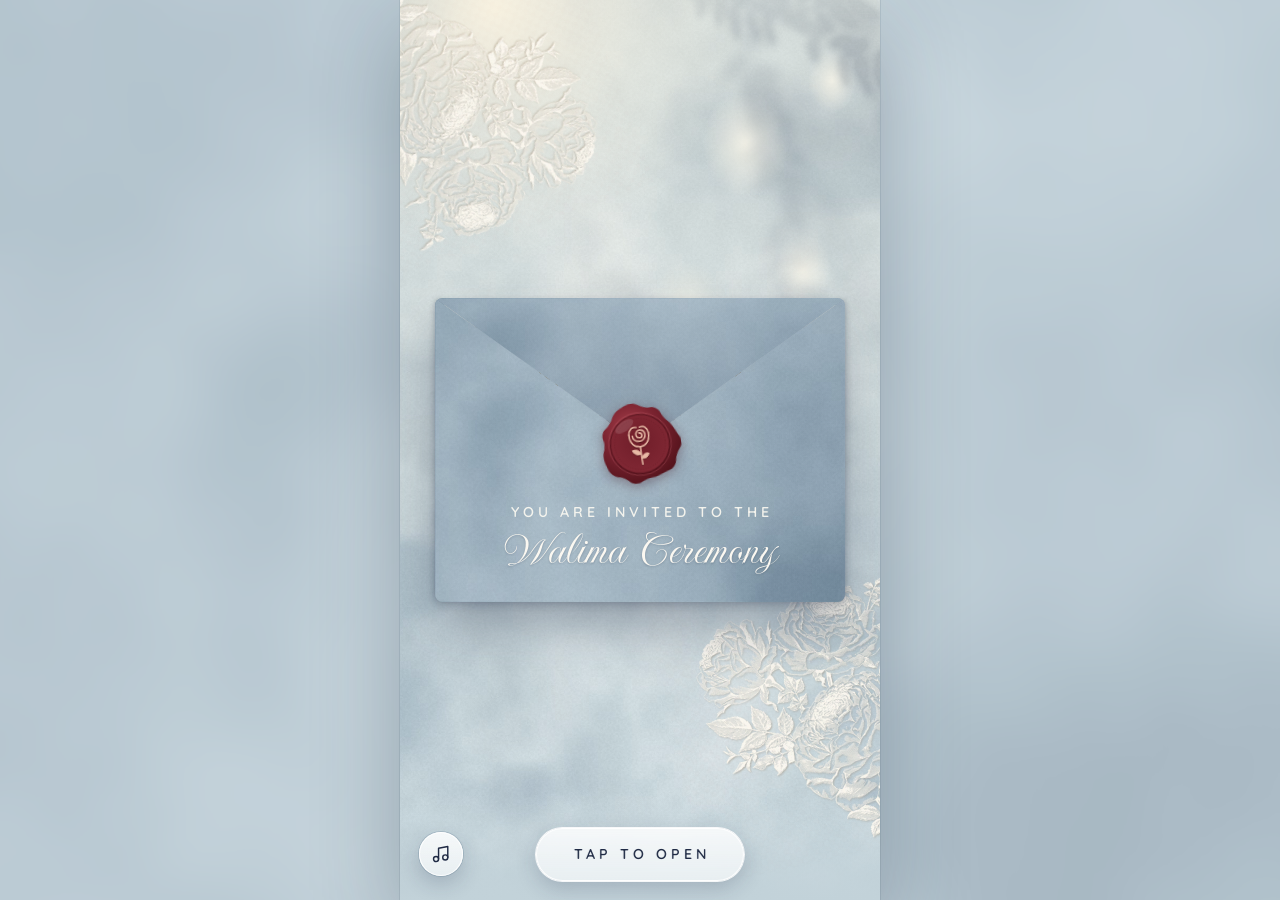
<file: site/index.html>
<!doctype html>
<html lang="en">
  <head>
    <meta charset="utf-8" />
    <meta name="viewport" content="width=device-width, initial-scale=1, viewport-fit=cover" />
    <meta name="theme-color" content="#c9d7df" />
    <meta name="color-scheme" content="light" />
    <title>Walima Invitation — Hamza Shafi</title>
    <meta name="description" content="You are cordially invited to the Walima of Hamza Shafi with the beloved daughter of Naveed Imran, Saturday 28 November 2026, Lahore." />
    <!-- Link preview (WhatsApp, iMessage…). Crawlers don't run JavaScript, so
         edit these by hand; og:image must be an absolute URL (update it if the
         site moves to another domain). The bride is never named here either.
         The old address (with her name) redirects here: see vercel.json. -->
    <meta property="og:type" content="website" />
    <meta property="og:url" content="https://hamza-walima-invitation.vercel.app/" />
    <meta property="og:site_name" content="Walima Invitation" />
    <meta property="og:title" content="Walima Invitation — Hamza Shafi" />
    <meta property="og:description" content="The Walima of Hamza Shafi with the beloved daughter of Naveed Imran. Saturday, 28 November 2026 · 1 PM · Grand Orchid Farmhouse, Raiwind Road, Lahore." />
    <meta property="og:image" content="https://hamza-walima-invitation.vercel.app/assets/images/og-walima.jpg?v=4" />
    <meta property="og:image:secure_url" content="https://hamza-walima-invitation.vercel.app/assets/images/og-walima.jpg?v=4" />
    <meta property="og:image:type" content="image/jpeg" />
    <meta property="og:image:width" content="1200" />
    <meta property="og:image:height" content="630" />
    <meta property="og:image:alt" content="A dusty-blue envelope tied with a satin ribbon bow" />
    <meta name="twitter:card" content="summary_large_image" />
    <meta name="twitter:title" content="Walima Invitation — Hamza Shafi" />
    <meta name="twitter:image" content="https://hamza-walima-invitation.vercel.app/assets/images/og-walima.jpg?v=4" />
    <link rel="icon" href="data:image/svg+xml,%3Csvg xmlns='http://www.w3.org/2000/svg' viewBox='0 0 24 21'%3E%3Cpath fill='%235f7a90' d='M12 21s-1.2-.9-3.1-2.5C4.3 14.6 0 11.1 0 6.4 0 2.8 2.7 0 6.2 0c2.2 0 4.3 1.1 5.8 3 1.5-1.9 3.6-3 5.8-3C21.3 0 24 2.8 24 6.4c0 4.7-4.3 8.2-8.9 12.1C13.2 20.1 12 21 12 21z'/%3E%3C/svg%3E" />
    <link rel="preload" as="font" type="font/woff2" href="assets/fonts/imperial-script-400-latin.woff2" crossorigin />
    <link rel="preload" as="font" type="font/woff2" href="assets/fonts/quicksand-var-latin.woff2" crossorigin />
    <link rel="stylesheet" href="css/fonts.css" />

    <link rel="preload" as="image" href="assets/images/paper-ice.jpg" />
    <link rel="preload" as="image" href="assets/images/paper-blue.jpg" />
    <link rel="stylesheet" href="css/base.css" />
    <link rel="stylesheet" href="css/controls.css" />
    <link rel="stylesheet" href="css/sections.css" />
    <link rel="stylesheet" href="css/motion.css" />
    <link rel="stylesheet" href="css/ambient.css" />
  </head>
  <body>
    <div class="backdrop" aria-hidden="true"></div>

    <div class="app" id="app">
      <main class="scroller is-locked" id="scroller" aria-live="polite"></main>

      <canvas class="fx" id="fx" aria-hidden="true"></canvas>

      <button class="music-btn" id="musicBtn" type="button" aria-pressed="false" hidden>
        <svg viewBox="0 0 24 24" aria-hidden="true">
          <path d="M9 18V5l11-2v13" />
          <circle cx="6" cy="18" r="3" />
          <circle cx="17" cy="16" r="3" />
          <path class="music-btn__slash" d="M3 3l18 18" />
        </svg>
      </button>

      <button class="scroll-cue" id="scrollCue" type="button">
        <span class="scroll-cue__btn" aria-hidden="true">
          <span class="scroll-cue__halo"></span>
          <svg class="scroll-cue__chev" viewBox="0 0 24 24">
            <path class="c1" d="M7 6l5 5 5-5" />
            <path class="c2" d="M7 12l5 5 5-5" />
          </svg>
        </span>
      </button>
    </div>

    <noscript>
      <p class="noscript">This invitation needs JavaScript to open.</p>
    </noscript>

    <script type="module" src="js/main.js"></script>
  </body>
</html>
</file>
<file: site/css/fonts.css>
/* Self-hosted Google Fonts (SIL Open Font License), matched to the printed
   Walima card. Quicksand and Libre Baskerville are variable fonts: one file
   covers the weight range. Latin + Arabic subsets only. */
@font-face {
  font-family: 'Imperial Script';
  font-style: normal;
  font-weight: 400;
  font-display: swap;
  src: url(../assets/fonts/imperial-script-400-latin.woff2) format('woff2');
}
@font-face {
  font-family: 'Quicksand';
  font-style: normal;
  font-weight: 300 700;
  font-display: swap;
  src: url(../assets/fonts/quicksand-var-latin.woff2) format('woff2');
}
@font-face {
  font-family: 'Libre Baskerville';
  font-style: normal;
  font-weight: 400 700;
  font-display: swap;
  src: url(../assets/fonts/libre-baskerville-var-latin.woff2) format('woff2');
}
@font-face {
  font-family: 'Amiri';
  font-style: normal;
  font-weight: 400;
  font-display: swap;
  src: url(../assets/fonts/amiri-400-arabic.woff2) format('woff2');
  unicode-range: U+0600-06FF, U+0750-077F, U+0870-0891, U+0897-08E1, U+08E3-08FF, U+200C-200E, U+2010-2011, U+204F, U+2E41, U+FB50-FDFF, U+FE70-FE74, U+FE76-FEFC;
}
@font-face {
  font-family: 'Amiri';
  font-style: normal;
  font-weight: 400;
  font-display: swap;
  src: url(../assets/fonts/amiri-400-latin.woff2) format('woff2');
  unicode-range: U+0000-00FF, U+0131, U+0152-0153, U+02BB-02BC, U+02C6, U+02DA, U+02DC, U+0304, U+0308, U+0329, U+2000-206F, U+20AC, U+2122, U+2191, U+2193, U+2212, U+2215, U+FEFF, U+FFFD;
}
</file>
<file: site/css/base.css>
/* ───────────────────────── Tokens ───────────────────────── */
:root {
  /* Palette: the printed Walima card (dusty-blue paper, cocoa script,
     maroon date), the groom (navy, gold buttons) and the bride (ice blue,
     silver embroidery). */
  --ink: #45302a;            /* cocoa: body text, script start */
  --ink-2: #5a4339;          /* softer body text */
  --ink-3: #7a665d;          /* muted answers, secondary lines */
  --maroon: #6e1f2a;         /* dates, eyebrows */
  --maroon-2: #8a3340;
  --navy: #1f2a44;
  --navy-2: #2c3a5c;
  --blue: #9fb4c3;           /* dusty blue */
  --blue-deep: #5f7a90;
  --ice: #dde8eb;
  --ivory: #fbf8f1;
  --gold: #b08a4f;
  --gold-light: #e2c98f;

  /* Script names: cocoa with a warm lift across the word, like the card */
  --script-grad: linear-gradient(90deg, #3f2a22 0%, #573a2c 30%, #74503a 55%, #5b3d2e 80%, #432c23 100%);
  --gold-grad: linear-gradient(90deg, #8e6a33 0%, #a8874f 32%, #c9ab72 58%, #a3865a 82%, #8e6f42 100%);
  --label: #8a6a3e;          /* small-caps labels and connectors ("Walima Ceremony of", "with the") */
  --maroon-grad: linear-gradient(90deg, #5c1722 0%, #75242f 30%, #8f3944 55%, #772835 80%, #5e1823 100%); /* "Beloved Daughter of" */
  --silver-grad: linear-gradient(115deg, #9aa7b1 0%, #eef2f5 22%, #b6c1ca 42%, #f7f9fb 56%, #a5b1bb 76%, #d5dce2 100%);

  --font-script: "Imperial Script", "Great Vibes", "Pinyon Script", cursive;
  --font-sans: "Quicksand", "Nunito", system-ui, sans-serif;
  --font-serif: "Libre Baskerville", Baskerville, Georgia, serif;
  --font-arabic: "Amiri", "Scheherazade New", "Traditional Arabic", serif;

  /* ── Type scale: one decision per role (size · line-height · weight) ──
     Sizes follow --u (the phone's width) with px floors, so body copy never
     drops below 16px, captions below 13px or labels below 12.5px.
     px at 412 / 360 wide in brackets. Deliberate exceptions, all numeric
     or decorative displays, are marked "scale exception" where they're set. */
  --fs-display: calc(58 * var(--u));            /* closing headline (47 / 41) · lh 1.1 */
  --fs-title: calc(70 * var(--u));              /* every card's script title (57 / 50) · lh 1.1 */
  --fs-name-hero: calc(46 * var(--u));          /* the three names in the wreath, equal (38 / 33) */
  --fs-name: calc(50 * var(--u));               /* the three names on the invitation, equal (41 / 36) */
  --fs-lead: max(calc(21.5 * var(--u)), 17px);  /* a card's one key line (17.6 / 17) · lh 1.5 · 600 */
  --fs-body: max(calc(19.5 * var(--u)), 16px);  /* all body copy (16 / 16) · lh 1.55 · 500, 600 for emphasis */
  --fs-label: max(calc(15 * var(--u)), 12.5px); /* spaced caps: eyebrows, labels, buttons (12.5) · lh 1.3 · 600 */
  --fs-caption: max(calc(15.5 * var(--u)), 13px); /* translations, notes, errors (13) · lh 1.45 · 500 */
  --fs-date: max(calc(19 * var(--u)), 15px);    /* serif dates and times in a line (15.5 / 15) */
  --fs-arabic: calc(24 * var(--u));             /* Bismillah, the dua (19.6 / 17) */
  --fs-arabic-lg: calc(40 * var(--u));          /* the envelope verse, In sha Allah (32.7 / 28.6) */
  --lh-body: 1.55;
  --lh-caption: 1.45;
  --track-caps: 0.28em;

  /* Layout unit: 1 design pixel on a 504×804 phone. Width-driven on phones,
     capped by height so short screens still fit. */
  --app-w: min(100vw, 480px);
  --app-h: 100vh;
  --u: min(calc(var(--app-w) / 504), calc(var(--app-h) / 760));

  --safe-b: env(safe-area-inset-bottom, 0px);
  --safe-t: env(safe-area-inset-top, 0px);
  --ease-out: cubic-bezier(0.23, 1, 0.32, 1);
  --ease-in-out: cubic-bezier(0.77, 0, 0.175, 1);
  --ease-spring: cubic-bezier(0.34, 1.4, 0.64, 1);
}
@supports (height: 100dvh) {
  :root { --app-h: 100dvh; }
}

/* ───────────────────────── Reset / shell ───────────────────────── */
*, *::before, *::after { box-sizing: border-box; }
html, body {
  margin: 0;
  height: 100%;
  overflow: hidden;            /* the inner scroller owns scrolling */
  background: #c9d7df;
  color: var(--ink);
  font-family: var(--font-sans);
  -webkit-font-smoothing: antialiased;
  -moz-osx-font-smoothing: grayscale;
  -webkit-text-size-adjust: 100%;
  text-rendering: optimizeLegibility;
  -webkit-tap-highlight-color: transparent;
}
button, input, select { font: inherit; color: inherit; }
button { background: none; border: 0; padding: 0; cursor: pointer; }
img, video, canvas, svg { display: block; }
[hidden] { display: none !important; }

/* Desktop: the invitation is a phone-shaped column over a soft backdrop */
.backdrop {
  position: fixed; inset: -40px;
  background: #c9d7df url("../assets/images/paper-blue.jpg") center / cover no-repeat;
  filter: blur(18px) saturate(0.9);
  transform: scale(1.06);
}
.backdrop::after { content: ""; position: absolute; inset: 0; background: rgba(214, 226, 232, 0.45); }

.app {
  position: fixed;
  top: 0; bottom: 0;
  left: 50%;
  width: var(--app-w);
  transform: translateX(-50%);
  overflow: hidden;
  background: var(--ice);
  isolation: isolate;
  touch-action: manipulation;
}
@media (min-width: 520px) {
  .app { box-shadow: 0 0 0 1px rgba(60, 80, 100, 0.12), 0 30px 80px rgba(30, 45, 65, 0.3); }
}

.scroller {
  position: absolute; inset: 0;
  overflow-y: auto;
  overflow-x: hidden;
  scroll-snap-type: y mandatory;
  overscroll-behavior: contain;
  -webkit-overflow-scrolling: touch;
  scrollbar-width: none;
}
.scroller::-webkit-scrollbar { display: none; }
.scroller.is-locked { overflow: hidden; }

/* Every screen fills the visible viewport and snaps */
.section {
  position: relative;
  min-height: 100%;
  height: 100%;
  scroll-snap-align: start;
  scroll-snap-stop: always;
  overflow: hidden;
  perspective: 1400px;
  display: flex;
  flex-direction: column;
  align-items: center;
  justify-content: center;
  padding: calc(96 * var(--u) + var(--safe-t)) calc(24 * var(--u)) calc(108 * var(--u) + var(--safe-b));
}
/* Screens whose content can outgrow a short phone grow instead of clipping */
.section--tall { height: auto; }

/* Paper backdrop: the dusty-blue watercolour sheet, painted per section */
.bg {
  position: absolute; inset: 0; z-index: -2;
  background: #b9cad4 center / cover no-repeat;
}
.section[data-paper="light"] .bg { background-color: #dde7eb; }
.section[data-paper="deep"] .bg { background-color: #61788f; }

/* Ivory relief ornaments around the cards */
.deco { position: absolute; z-index: -1; pointer-events: none; user-select: none; height: auto; }

/* ───────────────────────── Type helpers ───────────────────────── */
.script {
  display: inline-block;
  font-family: var(--font-script);
  font-weight: 400;
  line-height: 1.2;
  /* Swashes overhang the line box, and the gradient (background-clip: text)
     only paints inside the padding box: pad and cancel with margins. */
  padding: 0.2em 0.3em 0.26em;
  margin: -0.2em -0.3em -0.2em;
  background: var(--script-grad);
  -webkit-background-clip: text;
  background-clip: text;
  color: transparent;
  -webkit-text-fill-color: transparent;
  white-space: nowrap;
  /* the face's own space is ~0.16em and its swashes overhang it: open it up
     so "Hamza Shafi" never reads as one word */
  word-spacing: 0.16em;
}
.script--ivory { background: none; color: var(--ivory); -webkit-text-fill-color: var(--ivory); }

em, i, cite { font-style: normal; }

.caps {
  font-family: var(--font-sans);
  font-weight: 600;
  text-transform: uppercase;
  letter-spacing: var(--track-caps);
  margin-right: calc(-1 * var(--track-caps)); /* optically centre tracked text */
}
.serif { font-family: var(--font-serif); }
.arabic { font-family: var(--font-arabic); direction: rtl; unicode-bidi: isolate; }

/* ───────────────────────── Reveal choreography ─────────────────────────
   Elements arrive when their section becomes active (transform + opacity
   only). --i sets the stagger step (80 ms each); data-reveal="kind" picks
   the entrance. More motion lives in motion.css. */
[data-reveal] {
  opacity: 0;
  transform: translate3d(0, calc(16 * var(--u)), 0);
  transition:
    opacity 0.7s var(--ease-out),
    transform 0.8s var(--ease-out);
  transition-delay: calc(min(var(--i, 0), var(--imax, 99)) * var(--stagger, 0.08s) + var(--base-delay, 0.08s));
}
[data-reveal="fade"] { transform: none; }
/* cards rise in on a spring, tipped back like a page being set down */
[data-reveal="card"] {
  transform: perspective(1100px) translate3d(0, calc(46 * var(--u)), 0) rotateX(16deg) scale(0.94);
  transform-origin: 50% 100%;
  transition-duration: 0.6s, 1s;
  transition-timing-function: var(--ease-out), var(--ease-spring);
}
/* the invitation unfolds from its top crease */
[data-reveal="unfold"] {
  transform: perspective(1000px) rotateX(-82deg) translate3d(0, calc(-20 * var(--u)), 0);
  transform-origin: 50% 0;
  transition-duration: 0.5s, 1.25s;
  transition-timing-function: var(--ease-out), cubic-bezier(0.22, 1.25, 0.36, 1);
}
/* ornaments bloom: grow and turn into place */
[data-reveal="bloom"] { transform: scale(0.72) rotate(-10deg); transition-duration: 1.2s, 1.6s; transition-timing-function: var(--ease-out), var(--ease-spring); }
[data-reveal="pop"] { transform: scale(0.3) rotate(-90deg); transition-timing-function: var(--ease-out), var(--ease-spring); }
[data-reveal="glow"] { transform: scale(0.9); transition-duration: 1.4s, 1.6s; }
[data-reveal="left"] { transform: translate3d(calc(-60 * var(--u)), 0, 0) rotate(-3deg); transition-timing-function: var(--ease-out), var(--ease-spring); }
[data-reveal="right"] { transform: translate3d(calc(60 * var(--u)), 0, 0) rotate(3deg); transition-timing-function: var(--ease-out), var(--ease-spring); }
/* Screens after the hero reveal on their first visible pixel, and their
   content fades in quickly and almost together, so a card that slides in
   already carries its words and settles as the snap does (script titles
   start writing during the swipe). */
.section:not(.s-opening) { --stagger: 0.02s; --imax: 8; --base-delay: 0s; --wk: 0.15; }
.section:not(.s-opening) > .card[data-reveal] { transition-duration: 0.3s, 1s; }
.section:not(.s-opening) > .card [data-reveal]:not([data-reveal="bloom"]) { transition-duration: 0.35s, 0.6s; }
.section.is-active [data-reveal] {
  opacity: 1;
  transform: none;
}

@media (prefers-reduced-motion: reduce) {
  [data-reveal] { transform: none !important; transition-duration: 0.4s; transition-delay: 0s; }
}

.noscript { position: fixed; inset: auto 0 40%; text-align: center; font-size: 18px; }
.sr-only {
  position: absolute; width: 1px; height: 1px; overflow: hidden;
  clip: rect(0 0 0 0); white-space: nowrap;
}
</file>
<file: site/css/controls.css>
/* Frosted ivory: the material of every floating control */
.music-btn,
.scroll-cue__btn,
.intro__tap {
  background: linear-gradient(180deg, rgba(255, 255, 255, 0.84), rgba(246, 249, 250, 0.74));
  -webkit-backdrop-filter: blur(10px) saturate(1.1);
  backdrop-filter: blur(10px) saturate(1.1);
  box-shadow:
    inset 0 0 0 1px rgba(255, 255, 255, 0.9),
    0 0 0 1px rgba(95, 122, 144, 0.28),
    0 calc(8 * var(--u)) calc(22 * var(--u)) rgba(31, 42, 68, 0.2);
}

/* ───────────────────────── Music button (bottom-left) ───────────────────────── */
.music-btn {
  position: absolute;
  z-index: 30;
  left: calc(20 * var(--u));
  /* centred on the scroll cue's line (cue: 56 tall, 20 from the bottom) */
  bottom: calc(48 * var(--u) - max(23 * var(--u), 20px) + var(--safe-b));
  width: calc(46 * var(--u));
  height: calc(46 * var(--u));
  min-width: 40px; min-height: 40px;
  border-radius: 50%;
  display: grid;
  place-items: center;
  opacity: 0;
  transition: transform 0.12s var(--ease-out), opacity 0.6s var(--ease-out);
}
.music-btn.is-ready { opacity: 1; }
.music-btn:active { transform: scale(0.95); }
.music-btn svg {
  width: 46%; height: 46%;
  fill: none; stroke: var(--navy); stroke-width: 1.7; stroke-linecap: round; stroke-linejoin: round;
}
.music-btn__slash { opacity: 0; transition: opacity 0.2s; }
.music-btn[aria-pressed="false"].has-started .music-btn__slash { opacity: 1; }
.music-btn[aria-pressed="true"] svg { animation: note-bob 2.4s var(--ease-in-out) infinite; }
@keyframes note-bob { 50% { transform: translateY(-1.5px); } }

/* ───────────────────────── Scroll cue (bottom-centre) ───────────────────────── */
.scroll-cue {
  position: absolute;
  z-index: 30;
  left: 50%;
  bottom: calc(20 * var(--u) + var(--safe-b));
  transform: translateX(-50%);
  display: flex;
  flex-direction: column;
  align-items: center;
  opacity: 0;
  visibility: hidden;
  transition: opacity 0.2s var(--ease-out), visibility 0s linear 0.2s;
}
.scroll-cue.is-visible {
  opacity: 1;
  visibility: visible;
  transition: opacity 0.3s var(--ease-out) 0.2s, visibility 0s;
}
/* stepped aside so it never covers a card (main.js) */
.scroll-cue.is-visible.is-tucked {
  opacity: 0;
  visibility: hidden;
  transition: opacity 0.2s var(--ease-out), visibility 0s linear 0.2s;
}
.scroll-cue__btn {
  position: relative;
  width: calc(56 * var(--u));
  height: calc(56 * var(--u));
  min-width: 44px; min-height: 44px;
  border-radius: 50%;
  display: grid;
  place-items: center;
  transition: transform 0.12s var(--ease-out);
}
.scroll-cue__halo {
  position: absolute;
  inset: 0;
  border-radius: 50%;
  box-shadow: 0 0 0 1px rgba(255, 255, 255, 0.85);
  animation: halo 2.6s var(--ease-out) infinite 1s;
  pointer-events: none;
}
@keyframes halo {
  0% { opacity: 0.9; transform: scale(1); }
  100% { opacity: 0; transform: scale(1.45); }
}
.scroll-cue__chev {
  width: 52%; height: 52%;
  fill: none; stroke: var(--navy); stroke-width: 2; stroke-linecap: round; stroke-linejoin: round;
}
.scroll-cue__chev .c1 { animation: chev 1.6s var(--ease-in-out) infinite; }
.scroll-cue__chev .c2 { animation: chev 1.6s var(--ease-in-out) infinite 0.8s; }
@keyframes chev {
  0% { opacity: 0; transform: translateY(-3px); }
  35% { opacity: 1; }
  70% { opacity: 1; transform: translateY(2px); }
  100% { opacity: 0; transform: translateY(4px); }
}
.scroll-cue:active .scroll-cue__btn { transform: scale(0.95); }

@media (prefers-reduced-motion: reduce) {
  .scroll-cue__halo, .scroll-cue__chev path, .music-btn svg { animation: none !important; }
  .scroll-cue__chev .c1 { opacity: 0; }
}

/* ───────────────────────── Effects overlay (fx.js) ───────────────────────── */
.fx {
  position: absolute; inset: 0;
  width: 100%; height: 100%;
  z-index: 20;
  pointer-events: none;
}
</file>
<file: site/css/sections.css>
/* All sizes are design pixels × var(--u) — see base.css. */

/* ───────────────────────── Shared: the stationery card ─────────────────────────
   Milk glass over the watercolour paper, with a gold hairline inset like a
   printed card's border. */
.card {
  position: relative;
  width: calc(446 * var(--u));
  max-width: 100%;
  display: flex;
  flex-direction: column;
  align-items: center;
  text-align: center;
  border-radius: calc(26 * var(--u));
  padding: calc(38 * var(--u)) calc(30 * var(--u)) calc(38 * var(--u));
  background: linear-gradient(180deg, rgba(252, 251, 248, 0.84), rgba(246, 248, 248, 0.76));
  box-shadow:
    inset 0 0 0 1px rgba(255, 255, 255, 0.8),
    0 calc(14 * var(--u)) calc(40 * var(--u)) rgba(31, 42, 68, 0.14);
}
.card::before {
  content: "";
  position: absolute;
  inset: calc(9 * var(--u));
  border-radius: calc(19 * var(--u));
  border: 1px solid rgba(176, 138, 79, 0.38);
  pointer-events: none;
}
.card > * { position: relative; }
.card > .deco { position: absolute; }
/* ornaments are a positioned wrapper (parallax, bloom) around a swaying image */
.deco > img { display: block; width: 100%; height: auto; }

.card-eyebrow {
  font-size: var(--fs-label);
  color: var(--maroon);
}
/* margins net of .script's glyph padding */
.card-title {
  font-size: var(--fs-title);
  line-height: 1.1;
  margin: calc(4 * var(--u)) 0 calc(18 * var(--u));
  font-weight: 400;
}

/* Buttons */
.btn {
  display: inline-flex; align-items: center; justify-content: center; gap: calc(11 * var(--u));
  width: auto; min-width: min(calc(310 * var(--u)), 100%); max-width: 100%;
  height: calc(58 * var(--u)); min-height: 46px;
  padding: 0 max(calc(26 * var(--u)), 18px);
  border-radius: 999px;
  font-size: var(--fs-label);
  margin-right: 0;
  white-space: nowrap;
  text-decoration: none;
  transition: transform 0.12s var(--ease-out), background-color 0.2s;
}
.btn span { margin-right: calc(-1 * var(--track-caps)); }
.btn svg { width: calc(19 * var(--u)); height: calc(19 * var(--u)); min-width: 15px; min-height: 15px; fill: none; stroke: currentColor; stroke-width: 1.8; stroke-linecap: round; stroke-linejoin: round; }
.btn--navy {
  color: #f6f1e6;
  background: linear-gradient(100deg, #34446a 0%, #24304f 50%, #1b2440 100%);
  box-shadow:
    inset 0 0 0 1px rgba(226, 201, 143, 0.45),
    0 calc(8 * var(--u)) calc(20 * var(--u)) calc(-6 * var(--u)) rgba(20, 28, 48, 0.55);
}
.btn--navy svg { stroke: var(--gold-light); }
.btn--ghost {
  color: var(--navy);
  background: rgba(255, 255, 255, 0.35);
  box-shadow: inset 0 0 0 1px rgba(31, 42, 68, 0.3);
}
.btn:active { transform: scale(0.97); }
.btn:focus-visible, .rsvp__change:focus-visible, .faq__item summary:focus-visible { outline: 2px solid var(--blue-deep); outline-offset: 3px; }

/* ═════════════════════════ 1 · Opening: the envelope ═════════════════════════ */
.s-opening { padding: 0; }
.env-scene {
  position: absolute; inset: 0;
  display: grid; place-items: center;
  perspective: 1400px;
  transition: opacity 0.8s var(--ease-in-out), transform 1s var(--ease-in-out);
}
.env-scene__roses { width: calc(300 * var(--u)); opacity: 0.95; }
.env-scene__roses--tl { top: calc(-46 * var(--u)); left: calc(-70 * var(--u)); transform: rotate(160deg); }
.env-scene__roses--br { bottom: calc(40 * var(--u)); right: calc(-80 * var(--u)); transform: rotate(-12deg); }

.env {
  --w: calc(430 * var(--u));
  position: relative;
  width: var(--w);
  height: calc(var(--w) * 0.74);
  transform-style: preserve-3d;
  animation: env-in 1s var(--ease-out) both;
}
@keyframes env-in { from { opacity: 0; transform: translateY(calc(18 * var(--u))) rotate(-1.5deg); } }
/* gentle float while it waits to be opened */
.s-opening.is-intro .env { animation: env-in 1s var(--ease-out) both, env-float 5s var(--ease-in-out) 1s infinite; }
@keyframes env-float { 50% { transform: translateY(calc(-6 * var(--u))) rotate(0.4deg); } }

.env__back, .env__front-face, .env__flap-out {
  background-color: #8fa7b9;
  background-image:
    linear-gradient(rgba(95, 122, 144, 0.28), rgba(95, 122, 144, 0.28)),
    url("../assets/images/paper-blue.jpg");
  background-size: cover, calc(var(--w) * 1.4) auto;
  background-position: center;
}
.env__back {
  position: absolute; inset: 0;
  border-radius: calc(8 * var(--u));
  box-shadow: 0 calc(26 * var(--u)) calc(50 * var(--u)) rgba(31, 42, 68, 0.3), 0 calc(4 * var(--u)) calc(10 * var(--u)) rgba(31, 42, 68, 0.18);
}
/* the inside of the back: an ivory liner printed with roses */
.env__back::after {
  content: "";
  position: absolute; inset: calc(6 * var(--u)) calc(6 * var(--u)) 40%;
  border-radius: calc(6 * var(--u));
  background: #f4efe6 url("../assets/images/roses-cluster.webp") center 30% / 60% auto no-repeat;
  box-shadow: inset 0 0 0 1px rgba(176, 138, 79, 0.25);
  filter: sepia(0.15);
}

.env__letter {
  position: absolute;
  left: 7%; right: 7%; top: 7%; height: 86%;
  z-index: 1;
  display: flex; flex-direction: column; align-items: center;
  padding-top: calc(28 * var(--u)); /* centres the verse in the part above the pocket */
  border-radius: calc(5 * var(--u));
  background: #fbf8f1 url("../assets/images/paper-ice.jpg") center / cover;
  box-shadow: 0 1px 3px rgba(31, 42, 68, 0.2), inset 0 0 0 calc(7 * var(--u)) rgba(251, 248, 241, 0.75), inset 0 0 0 calc(8 * var(--u)) rgba(176, 138, 79, 0.45);
  transition: transform 1s var(--ease-out);
}
.env__letter-verse {
  background: var(--gold-grad); -webkit-background-clip: text; background-clip: text;
  color: transparent; -webkit-text-fill-color: transparent;
  padding: 0 0.2em;
}
.env__letter-verse { font-size: var(--fs-arabic-lg); line-height: 1.3; }
/* verse (gold, largest) → translation (body, muted) → reference (label caps,
   gold, quietest); the translation and reference sit closer, as one unit */
.env__letter-trans { font-size: var(--fs-body); font-weight: 500; color: var(--ink-3); line-height: 1.4; margin-top: calc(8 * var(--u)); padding: 0 calc(18 * var(--u)); text-align: center; text-wrap: balance; }
.env__letter-ref { font-size: var(--fs-label); line-height: 1.3; color: var(--label); margin-top: calc(4 * var(--u)); }

.env__front {
  position: absolute; inset: 0;
  z-index: 2;
  filter: drop-shadow(0 calc(-1 * var(--u)) calc(3 * var(--u)) rgba(31, 42, 68, 0.25));
  display: flex; flex-direction: column; align-items: center; justify-content: flex-end;
  padding-bottom: calc(20 * var(--u));
}
.env__front-face, .env__front::before {
  position: absolute; inset: 0;
  border-radius: calc(8 * var(--u));
  clip-path: polygon(0 0, 50% 48%, 100% 0, 100% 100%, 0 100%);
}
.env__front::before {
  content: "";
  background-color: #96aec0;
  background-image:
    linear-gradient(to right, rgba(255, 255, 255, 0.1), rgba(255, 255, 255, 0) 45%, rgba(31, 42, 68, 0.06)),
    linear-gradient(rgba(95, 122, 144, 0.22), rgba(95, 122, 144, 0.22)),
    url("../assets/images/paper-blue.jpg");
  background-size: cover, cover, calc(var(--w) * 1.4) auto;
  background-position: center;
}
.env__line { position: relative; font-size: var(--fs-label); color: rgba(251, 248, 241, 0.92); }
.env__names {
  position: relative;
  font-size: calc(50 * var(--u)); /* scale exception: the envelope's own title */
  margin-top: calc(2 * var(--u) - 0.2em);
  text-shadow: 0 1px 2px rgba(31, 42, 68, 0.25);
}

.env__flap {
  position: absolute; left: 0; right: 0; top: 0;
  height: 48%;
  z-index: 3;
  transform-origin: 50% 0;
  transform-style: preserve-3d;
  transition: transform 0.95s var(--ease-in-out);
}
.env__flap-out, .env__flap-in {
  position: absolute; inset: 0;
  clip-path: polygon(0 0, 100% 0, 50% 100%);
  backface-visibility: hidden;
  -webkit-backface-visibility: hidden;
  border-radius: calc(8 * var(--u)) calc(8 * var(--u)) 0 0;
}
.env__flap-out {
  background-image:
    linear-gradient(to bottom, rgba(255, 255, 255, 0.08), rgba(31, 42, 68, 0.14)),
    linear-gradient(rgba(95, 122, 144, 0.3), rgba(95, 122, 144, 0.3)),
    url("../assets/images/paper-blue.jpg");
  background-size: cover, cover, calc(var(--w) * 1.4) auto;
}
.env__flap-in {
  transform: rotateX(180deg);
  background: #f4efe6 url("../assets/images/roses-cluster.webp") center 20% / 46% auto no-repeat;
  box-shadow: inset 0 0 0 1px rgba(176, 138, 79, 0.25);
}

.env__seal {
  position: absolute;
  left: 50%; top: 48%;
  width: calc(86 * var(--u));
  z-index: 4;
  transform: translate(-50%, -50%) rotate(-8deg);
  filter: drop-shadow(0 calc(4 * var(--u)) calc(6 * var(--u)) rgba(60, 10, 20, 0.35));
  transition: transform 0.5s var(--ease-spring), opacity 0.35s var(--ease-out) 0.15s;
}
.env__seal svg { width: 100%; height: auto; }
/* the pressed rose: a light relief over a dark offset shadow (debossed) */
.seal__emblem { fill: #e9b9a6; stroke: #e9b9a6; }
.seal__emblem--shade { fill: #3d0b12; stroke: #3d0b12; opacity: 0.55; }

/* Opening sequence (classes set by opening.js) */
.s-opening.is-opening .env__seal { transform: translate(-50%, -64%) rotate(-14deg) scale(1.12); opacity: 0; }
.s-opening.flap-open .env__flap { transform: rotateX(180deg); }
.s-opening.flap-back .env__flap { z-index: 0; }
.s-opening.letter-out .env__letter { transform: translateY(-58%); }
.s-opening.is-opened .env-scene { opacity: 0; transform: scale(1.12) translateY(calc(-30 * var(--u))); pointer-events: none; }

/* "Tap to Open" pill, the whole screen is the button */
.intro {
  position: absolute; inset: 0;
  z-index: 5;
  display: block;
  width: 100%;
  cursor: pointer;
  transition: opacity 0.25s var(--ease-out), visibility 0s linear 0.25s;
}
.s-opening:not(.is-intro) .intro { opacity: 0; visibility: hidden; pointer-events: none; }
.intro__tap {
  position: absolute;
  left: 50%;
  bottom: calc(20 * var(--u) + var(--safe-b));
  transform: translateX(-50%);
  display: inline-flex; align-items: center; justify-content: center;
  height: calc(56 * var(--u)); min-height: 46px;
  padding: 0 calc(40 * var(--u));
  border-radius: 999px;
  animation: intro-in 0.8s var(--ease-out) both 0.5s;
  transition: transform 0.12s var(--ease-out);
}
.intro__tap .caps { position: relative; font-size: var(--fs-label); color: var(--navy); white-space: nowrap; }
.intro__halo {
  position: absolute; inset: 0;
  border-radius: inherit;
  box-shadow: 0 0 0 1px rgba(255, 255, 255, 0.9);
  animation: tap-halo 2.6s var(--ease-out) infinite 1.3s;
  pointer-events: none;
}
.intro:active .intro__tap { transform: translateX(-50%) scale(0.97); }
@keyframes intro-in { from { opacity: 0; filter: blur(6px); } to { opacity: 1; filter: none; } }
@keyframes tap-halo { 0% { opacity: 0.9; transform: scale(1); } 100% { opacity: 0; transform: scale(1.18, 1.5); } }

/* ── Hero: the names inside a wreath that grows leaf by leaf ── */
.hero {
  position: absolute; inset: 0;
  display: flex; flex-direction: column; align-items: center; justify-content: center;
  padding: calc(70 * var(--u) + var(--safe-t)) 0 calc(96 * var(--u) + var(--safe-b));
  opacity: 0; visibility: hidden;
  transition: opacity 0.9s var(--ease-out) 0.15s, visibility 0s linear 1s;
}
.s-opening.is-opened .hero { opacity: 1; visibility: visible; transition: opacity 0.7s var(--ease-out), visibility 0s; }
.hero [data-reveal] { --base-delay: 0.2s; }
.hero__layer { display: block; }
.hero__garland-wrap { position: absolute; top: calc(-64 * var(--u) + var(--safe-t)); left: 16%; width: 68%; }
.hero__garland { position: relative; display: block; width: 100%; }
/* "The Walima of" frames the names quietly; the bride's line carries the focus */
.hero__eyebrow { margin-bottom: calc(4 * var(--u)); position: relative; }
.hero__ring {
  position: relative;
  width: calc(486 * var(--u)); max-width: 96%;
  aspect-ratio: 1;
  display: grid; place-items: center;
}
.hero__wreath { position: absolute; inset: 0; }
.wreath { width: 100%; height: 100%; overflow: visible; }
.hero__names {
  position: relative;
  margin: 0;
  font-weight: 400;
  text-align: center;
}
.hero__names-in { display: flex; flex-direction: column; align-items: center; }
/* the stack sits just above centre, clear of the leaves and of the flowers
   at the foot of the wreath (its first and last lines are both wide) */
.hero__names { top: calc(-12 * var(--u)); }
.hero__name, .hero__daughter { font-size: var(--fs-name-hero); line-height: 1.15; }
.hero__with { margin: calc(9 * var(--u)) 0 calc(9 * var(--u)); }
.hero__daughter + .hero__name { margin-top: calc(8 * var(--u) - 0.2em); }
.hero__names .script, .letter-card__name .script, .letter-card__daughter .script { background-image: var(--maroon-grad); }
.hero__date {
  position: relative;
  margin-top: calc(6 * var(--u));
  font-size: var(--fs-date);
  letter-spacing: 0.24em; margin-right: -0.24em;
  color: var(--maroon);
}
.hero__roses-wrap { position: absolute; inset: auto 0 0; height: 0; }
.hero__roses { width: calc(250 * var(--u)); bottom: calc(-60 * var(--u)); z-index: 1; }
.hero__roses--l { left: calc(-90 * var(--u)); rotate: 18deg; }
.hero__roses--r { right: calc(-100 * var(--u)); rotate: 14deg; scale: -1 1; }
@media (prefers-reduced-motion: reduce) {
  .env, .s-opening.is-intro .env { animation: none; }
}

/* ═════════════════════════ Ornament placement ═════════════════════════ */
.d-top-garland { top: calc(-60 * var(--u) + var(--safe-t)); left: -6%; width: 112%; }
.d-top-crest { top: calc(4 * var(--u) + var(--safe-t)); left: 50%; width: calc(250 * var(--u)); margin-left: calc(-125 * var(--u)); }
.d-card-crest { top: calc(-74 * var(--u)); left: 50%; width: calc(190 * var(--u)); margin-left: calc(-95 * var(--u)); }
.d-card-heart { position: relative !important; width: calc(150 * var(--u)); margin: calc(-14 * var(--u)) 0 calc(12 * var(--u)); }
.d-card-divider { position: relative !important; width: calc(200 * var(--u)); margin: calc(8 * var(--u)) 0; }
.d-letter-tl { top: calc(-60 * var(--u)); left: calc(-80 * var(--u)); width: calc(230 * var(--u)); rotate: 200deg; }
.d-letter-br { bottom: calc(-40 * var(--u)); right: calc(-70 * var(--u)); width: calc(250 * var(--u)); rotate: -20deg; }
.d-cd-bl { bottom: calc(10 * var(--u)); left: calc(-70 * var(--u)); width: calc(220 * var(--u)); rotate: 14deg; }
.d-faq-tr { top: calc(10 * var(--u)); right: calc(-90 * var(--u)); width: calc(260 * var(--u)); rotate: 10deg; scale: -1 1; }
.d-faq-bl { bottom: calc(-60 * var(--u)); left: calc(-60 * var(--u)); width: calc(210 * var(--u)); rotate: -30deg; }
.d-sched-br { bottom: calc(-40 * var(--u)); right: calc(-80 * var(--u)); width: calc(250 * var(--u)); rotate: -16deg; }
.d-dress-tl { top: calc(-40 * var(--u)); left: calc(-80 * var(--u)); width: calc(250 * var(--u)); rotate: 150deg; }
.d-dress-br { bottom: calc(-70 * var(--u)); right: calc(-50 * var(--u)); width: calc(200 * var(--u)); }
.d-dua-tl { top: calc(-50 * var(--u)); left: calc(-80 * var(--u)); width: calc(240 * var(--u)); rotate: 160deg; }
.d-dua-br { bottom: calc(-40 * var(--u)); right: calc(-80 * var(--u)); width: calc(240 * var(--u)); rotate: -20deg; }
.d-closing-crest { position: relative !important; width: calc(220 * var(--u)); margin-bottom: calc(18 * var(--u)); }
.d-closing-bl { bottom: calc(-40 * var(--u)); left: calc(-80 * var(--u)); width: calc(270 * var(--u)); rotate: 10deg; }
.d-closing-tr { top: calc(-50 * var(--u)); right: calc(-80 * var(--u)); width: calc(240 * var(--u)); rotate: 190deg; }

/* ═════════════════════════ 2 · Letter ═════════════════════════ */
.letter-card { --group-gap: calc(22 * var(--u)); padding-top: calc(48 * var(--u)); padding-bottom: calc(46 * var(--u)); margin-top: calc(40 * var(--u)); }
.letter-card__bismillah, .dua__arabic, .closing__insha {
  line-height: 1.6;
  background: var(--gold-grad);
  -webkit-background-clip: text; background-clip: text;
  color: transparent; -webkit-text-fill-color: transparent;
  padding: 0 0.2em;
}
/* Type scale (shared with the hero): the Bismillah, a light intro, one label
   style (gold small caps) between the names, and the three name lines in one
   script size and one colour (maroon), as the family asked. Larger gaps
   between groups, tighter within. */
.letter-card__bismillah { font-size: var(--fs-arabic); line-height: 1.4; }
.letter-card__bismillah .aw { font-size: var(--fs-arabic); }
.letter-card__lead { font-size: var(--fs-body); font-weight: 500; line-height: var(--lh-body); color: var(--ink-3); margin: var(--group-gap) 0 0; }
.label-caps { font-size: var(--fs-label); line-height: 1.3; color: var(--label); }
.letter-card__event { margin-top: calc(12 * var(--u)); }
/* all three name lines share one size and one colour (maroon) */
.letter-card__name, .letter-card__daughter { font-size: var(--fs-name); line-height: 1.15; }
.letter-card__event + .letter-card__name { margin-top: calc(10 * var(--u) - 0.2em); }
.letter-card__with { margin: calc(8 * var(--u)) 0 calc(8 * var(--u)); }
.letter-card__daughter + .letter-card__name { margin-top: calc(6 * var(--u) - 0.2em); }

/* ═════════════════════════ 3 · Countdown ═════════════════════════ */
.cd__when {
  position: relative;
  display: flex; flex-direction: column; align-items: center;
  width: min(100%, calc(330 * var(--u)));
  padding: calc(12 * var(--u)) 0 calc(14 * var(--u));
  border-radius: calc(16 * var(--u));
  touch-action: none;
  -webkit-user-select: none; user-select: none;
  cursor: grab;
}
.cd__foil {
  position: absolute; inset: 0;
  width: 100%; height: 100%;
  border-radius: inherit;
  box-shadow: 0 calc(4 * var(--u)) calc(14 * var(--u)) rgba(31, 42, 68, 0.22);
  transition: opacity 0.5s var(--ease-out);
}
.cd__when.is-revealed { cursor: auto; touch-action: auto; -webkit-user-select: text; user-select: text; }
.cd__when.is-revealed .cd__foil { opacity: 0; pointer-events: none; box-shadow: none; }
.cd__when:focus-visible { outline: 2px solid var(--blue-deep); outline-offset: 3px; }
.cd__day { font-size: var(--fs-label); color: var(--ink-2); }
.cd__date { font-size: calc(34 * var(--u)); /* scale exception: the date under the foil */ line-height: 1.25; color: var(--maroon); margin-top: calc(4 * var(--u)); }
.cd__time { font-size: var(--fs-date); letter-spacing: 0.16em; margin-right: -0.16em; color: var(--navy); margin-top: calc(4 * var(--u)); }
.cd__count { display: grid; grid-template-columns: repeat(4, 1fr); width: 100%; margin-top: calc(24 * var(--u)); }
.cd__cell { display: flex; flex-direction: column; align-items: center; padding: calc(2 * var(--u)) 0; }
.cd__cell + .cd__cell {
  border-left: 1px solid transparent;
  border-image: linear-gradient(to bottom, rgba(176, 138, 79, 0), rgba(176, 138, 79, 0.6), rgba(176, 138, 79, 0)) 1;
}
.flip { display: flex; gap: calc(3 * var(--u)); }
.fd {
  --tw: calc(38 * var(--u)); --th: calc(54 * var(--u));
  position: relative;
  width: var(--tw); height: var(--th);
  min-width: 26px; min-height: 37px;
  perspective: 300px;
  font-family: var(--font-serif);
  font-size: max(calc(33 * var(--u)), 22px); /* scale exception: flip digits */
  font-variant-numeric: lining-nums tabular-nums;
  color: #f6f1e6;
  font-variant-numeric: lining-nums tabular-nums;
}
.fd__half {
  position: absolute; left: 0; right: 0;
  height: 50%;
  overflow: hidden;
  background: linear-gradient(180deg, #34446a, #24304f);
  backface-visibility: hidden; -webkit-backface-visibility: hidden;
}
.fd__top { top: 0; border-radius: calc(6 * var(--u)) calc(6 * var(--u)) 0 0; transform-origin: 50% 100%; box-shadow: inset 0 1px 0 rgba(255, 255, 255, 0.1); }
.fd__bot { bottom: 0; border-radius: 0 0 calc(6 * var(--u)) calc(6 * var(--u)); transform-origin: 50% 0; background: linear-gradient(180deg, #212c49, #1b2440); box-shadow: 0 calc(4 * var(--u)) calc(8 * var(--u)) rgba(20, 28, 48, 0.3); }
.fd__half b { position: absolute; left: 0; right: 0; height: 200%; display: grid; place-items: center; font-weight: 400; }
.fd__top b { top: 0; }
.fd__bot b { bottom: 0; }
.fd::after { /* the hinge: a gold hairline */
  content: ""; position: absolute; left: 0; right: 0; top: 50%; height: 1px; margin-top: -0.5px;
  background: rgba(226, 201, 143, 0.55); z-index: 3;
}
.fd__flap { z-index: 2; }
.fd__flap--bot { transform: rotateX(90deg); }
.fd:not(.is-flipping) .fd__flap { visibility: hidden; }
.cd__label { font-size: var(--fs-label); letter-spacing: 0.05em; margin-right: -0.05em; /* scale exception: small-caps tracking (0.05em), so "Minutes" fits its cell */ color: var(--maroon); margin-top: calc(9 * var(--u)); }

/* ═════════════════════════ 4 · Schedule ═════════════════════════ */
.tl { position: relative; list-style: none; margin: calc(-6 * var(--u)) auto 0; padding: 0; width: 100%; }
.tl__line {
  position: absolute;
  left: calc(120 * var(--u)); top: calc(26 * var(--u)); bottom: calc(26 * var(--u));
  width: 1.5px; margin-left: -0.75px;
  background: linear-gradient(to bottom, rgba(176, 138, 79, 0.15), rgba(176, 138, 79, 0.8) 12%, rgba(176, 138, 79, 0.8) 88%, rgba(176, 138, 79, 0.15));
}
.tl__row {
  position: relative;
  display: grid;
  grid-template-columns: calc(102 * var(--u)) calc(36 * var(--u)) 1fr;
  align-items: center;
  min-height: calc(82 * var(--u));
  text-align: left;
}
.tl__time {
  display: flex; flex-direction: column; align-items: flex-end;
  font-size: calc(25 * var(--u)); line-height: 1.1; /* scale exception: the times lead each row */
  color: var(--navy); font-variant-numeric: lining-nums tabular-nums; white-space: nowrap;
}
.tl__time small {
  font-family: var(--font-sans); font-weight: 600; font-size: var(--fs-label);
  letter-spacing: var(--track-caps); margin-right: calc(-1 * var(--track-caps)); color: var(--maroon); margin-top: calc(3 * var(--u));
}
.tl__node {
  justify-self: center;
  width: calc(12 * var(--u)); height: calc(12 * var(--u));
  rotate: 45deg;
  background: linear-gradient(135deg, #e6cf98, #b8924f 55%, #9c7840);
  box-shadow: 0 0 0 calc(4 * var(--u)) rgba(252, 251, 248, 0.9);
}
.tl__what {
  display: flex; align-items: center; gap: calc(12 * var(--u));
  font-weight: 600; font-size: var(--fs-body); line-height: 1.3; color: var(--ink); text-wrap: balance;
}
.tl__icon {
  flex: none;
  width: calc(36 * var(--u)); height: calc(36 * var(--u)); min-width: 26px; min-height: 26px;
  fill: none; stroke: var(--blue-deep); stroke-width: 1.5; stroke-linecap: round; stroke-linejoin: round;
  overflow: visible;
}
.tl__icon .ic-gem, .tl__icon .ic-star { fill: var(--gold-light); stroke: var(--gold); }

/* ═════════════════════════ 5 · Venue ═════════════════════════ */
.venue-card { padding-top: calc(34 * var(--u)); }
.venue__name { margin-bottom: calc(-4 * var(--u)); }
.venue__sub { font-family: var(--font-serif); font-size: var(--fs-lead); letter-spacing: 0.06em; color: var(--navy); }
.venue__addr { font-weight: 600; font-size: var(--fs-body); line-height: var(--lh-body); color: var(--ink-2); margin-top: calc(12 * var(--u)); }
.venue__city { font-size: var(--fs-label); color: var(--maroon); margin-top: calc(4 * var(--u)); }
.venue__map {
  position: relative;
  display: block;
  width: calc(100% - 12 * var(--u));
  aspect-ratio: 16 / 10;
  margin: calc(24 * var(--u)) 0 calc(26 * var(--u));
  border-radius: calc(14 * var(--u));
  overflow: hidden;
  background: #e4ecef url("../assets/images/paper-ice.jpg") center / cover;
  box-shadow:
    inset 0 0 0 1px rgba(31, 42, 68, 0.1),
    0 0 0 calc(6 * var(--u)) var(--ivory),
    0 0 0 calc(7 * var(--u)) rgba(176, 138, 79, 0.45),
    0 calc(12 * var(--u)) calc(24 * var(--u)) rgba(31, 42, 68, 0.18);
  -webkit-tap-highlight-color: transparent;
  transition: transform 0.2s var(--ease-out);
}
.venue__map:active { transform: scale(0.985); }
.venue__map:focus-visible { outline: 2px solid var(--blue-deep); outline-offset: calc(10 * var(--u)); }
.map-art { position: absolute; inset: 0; width: 100%; height: 100%; }
.map-art__fields rect { fill: rgba(159, 180, 195, 0.2); }
.map-art__blocks rect { fill: rgba(95, 122, 144, 0.12); stroke: rgba(255, 255, 255, 0.55); stroke-width: 1; }
.map-art__park ellipse { fill: rgba(159, 180, 195, 0.32); }
.map-art__trees circle { fill: rgba(95, 122, 144, 0.42); }
.map-art__roads path { fill: none; stroke: #fbf8f1; stroke-width: 6; stroke-linecap: round; filter: drop-shadow(0 0 0.8px rgba(31, 42, 68, 0.4)); }
.map-art__main path { fill: none; stroke-linecap: round; }
.map-art__casing { stroke: #b4c5d1; stroke-width: 21; }
.map-art__lane { stroke: #fbf8f1; stroke-width: 17; }
.map-art__dash { stroke: #c9ab72; stroke-width: 1.3; stroke-dasharray: 9 7; }
.map-art__road-label { font: 700 10.5px var(--font-sans); letter-spacing: 3px; fill: var(--navy); opacity: 0.75; dominant-baseline: central; }
.map-art__plot > rect { fill: #f7f2ea; stroke: #b08a4f; stroke-width: 1.3; stroke-dasharray: 3 2.5; }
.map-art__plot .map-art__trees circle { fill: rgba(95, 122, 144, 0.5); }
.map-art__car rect { fill: var(--navy); }
.map-art__car .map-art__glass { fill: #cfe0ea; }
.map-art__city { font: 700 13px var(--font-sans); letter-spacing: 5px; fill: rgba(31, 42, 68, 0.5); }
.map-art__compass circle { fill: rgba(251, 248, 241, 0.85); stroke: #b08a4f; stroke-width: 1; }
.map-art__compass path { fill: var(--maroon); }
.map-art__compass .map-art__compass-s { fill: #c9ab72; }
.map-art__compass text { font: 700 8px var(--font-sans); fill: var(--maroon); text-anchor: middle; }
.map-art__tag rect { fill: rgba(251, 248, 241, 0.96); stroke: rgba(176, 138, 79, 0.6); stroke-width: 0.8; }
.map-art__tag text { font: 400 21px var(--font-script); fill: var(--ink); text-anchor: middle; }
.venue__map-open {
  position: absolute; top: calc(10 * var(--u)); right: calc(10 * var(--u));
  width: calc(32 * var(--u)); height: calc(32 * var(--u)); min-width: 26px; min-height: 26px;
  display: grid; place-items: center;
  border-radius: 50%;
  background: rgba(251, 248, 241, 0.92);
  box-shadow: 0 0 0 1px rgba(176, 138, 79, 0.45), 0 2px 6px rgba(31, 42, 68, 0.15);
}
.venue__map-open svg { width: 52%; height: 52%; fill: none; stroke: var(--navy); stroke-width: 2; stroke-linecap: round; stroke-linejoin: round; }

/* ═════════════════════════ 6 · Dress code ═════════════════════════ */
.dress-card { padding: calc(40 * var(--u)) calc(30 * var(--u)) calc(44 * var(--u)); }
.dress__icons { display: flex; gap: calc(24 * var(--u)); margin: calc(18 * var(--u)) 0 calc(6 * var(--u)); }
.dress__icon { width: calc(62 * var(--u)); height: auto; fill: none; stroke: var(--navy); stroke-width: 1.5; stroke-linecap: round; stroke-linejoin: round; }
.dress__icon + .dress__icon { stroke: var(--blue-deep); }
.dress__title { margin-bottom: calc(-6 * var(--u)); }
.dress__note { font-size: var(--fs-body); font-weight: 500; line-height: var(--lh-body); color: var(--ink-2); }

/* ═════════════════════════ 7 · Q&A ═════════════════════════ */
.faq { width: 100%; display: flex; flex-direction: column; gap: calc(10 * var(--u)); text-align: left; }
.faq__item {
  border-radius: calc(16 * var(--u));
  background: rgba(255, 255, 255, 0.55);
  box-shadow: inset 0 0 0 1px rgba(31, 42, 68, 0.1);
  overflow: hidden;
}
.faq__item summary {
  list-style: none;
  display: flex; align-items: center; justify-content: space-between; gap: calc(12 * var(--u));
  padding: calc(16 * var(--u)) calc(18 * var(--u));
  min-height: 48px;
  font-weight: 600;
  font-size: var(--fs-body);
  color: var(--navy);
  cursor: pointer;
}
.faq__item summary::-webkit-details-marker { display: none; }
.faq__item summary i {
  position: relative; flex: none;
  width: calc(22 * var(--u)); height: calc(22 * var(--u)); min-width: 18px; min-height: 18px;
  border-radius: 50%;
  box-shadow: inset 0 0 0 1px rgba(176, 138, 79, 0.6);
}
.faq__item summary i::before, .faq__item summary i::after {
  content: ""; position: absolute; left: 50%; top: 50%;
  width: 46%; height: 1.5px; margin: -0.75px 0 0 -23%;
  background: var(--maroon);
  transition: transform 0.3s var(--ease-out);
}
.faq__item summary i::after { transform: rotate(90deg); }
.faq__item[open] summary i::after { transform: rotate(0deg); }
.faq__item p {
  margin: 0;
  padding: 0 calc(18 * var(--u)) calc(16 * var(--u));
  font-size: var(--fs-body);
  line-height: var(--lh-body);
  font-weight: 500;
  line-height: 1.5;
  color: var(--ink-2);
  animation: faq-open 0.4s var(--ease-out);
}
@keyframes faq-open { from { opacity: 0; transform: translateY(-4px); } }

/* ═════════════════════════ 8 · RSVP ═════════════════════════ */
.rsvp__by { margin: calc(-6 * var(--u)) 0 calc(18 * var(--u)); font-size: var(--fs-body); font-weight: 500; color: var(--ink-2); line-height: 1.5; }
.rsvp__date { color: var(--maroon); font-size: var(--fs-date); }
.rsvp__form { width: 100%; }
.rsvp__fields { width: 100%; display: flex; flex-direction: column; align-items: center; gap: calc(12 * var(--u)); margin: 0; padding: 0; border: 0; min-width: 0; }
.rsvp__hp { position: absolute; left: -9999px; width: 1px; height: 1px; overflow: hidden; }
.rsvp__field { width: 100%; }
.rsvp__field input {
  width: 100%;
  height: calc(54 * var(--u)); min-height: 46px;
  border-radius: 999px;
  border: 0;
  padding: 0 calc(22 * var(--u));
  background: rgba(255, 255, 255, 0.75);
  box-shadow: inset 0 0 0 1px rgba(31, 42, 68, 0.16);
  font-size: var(--fs-body); /* ≥16px: no zoom on iOS focus */
  font-weight: 500;
  color: var(--ink);
  text-align: center;
  outline: none;
  transition: box-shadow 0.2s;
}
.rsvp__field input::placeholder { color: var(--ink-3); opacity: 0.8; }
.rsvp__field input:focus { box-shadow: inset 0 0 0 1.5px var(--blue-deep), 0 0 0 4px rgba(95, 122, 144, 0.15); }
.rsvp__guests { display: flex; align-items: center; justify-content: center; gap: calc(14 * var(--u)); }
.rsvp__guests .caps { font-size: var(--fs-label); color: var(--maroon); }
.rsvp__guests input { width: calc(110 * var(--u)); min-width: 88px; padding: 0 calc(14 * var(--u)); font-family: var(--font-serif); font-variant-numeric: lining-nums tabular-nums; }
.rsvp__note input { font-size: var(--fs-body); }
.rsvp__error { min-height: 1.2em; margin: 0; font-size: var(--fs-caption); font-weight: 600; line-height: var(--lh-caption); color: var(--maroon); text-wrap: balance; }
/* not set up yet: a calm notice, the form greyed out */
.rsvp__form.is-closed .rsvp__error { color: var(--navy); padding: calc(4 * var(--u)) 0; }
.rsvp__form.is-closed .rsvp__field, .rsvp__form.is-closed .btn { opacity: 0.5; }
.rsvp__form.is-closed .btn { cursor: not-allowed; }
.rsvp__form.is-closed .btn--shine::after { display: none; }
/* sending: the tapped button shows "Sending…" (the ellipsis breathes), the rest waits */
.rsvp__form.is-sending .btn:not(.is-sending) { opacity: 0.55; }
.rsvp__fields:disabled .btn { cursor: default; }
.btn.is-sending span::after { content: "…"; display: inline-block; width: 1.2em; text-align: left; animation: dots 1.1s ease-in-out infinite; }
.rsvp__form .btn { width: 100%; }
.rsvp__done { display: flex; flex-direction: column; align-items: center; gap: calc(10 * var(--u)); animation: faq-open 0.5s var(--ease-out); }
.rsvp__mark svg { width: calc(40 * var(--u)); height: auto; fill: var(--maroon); animation: beat 1.6s var(--ease-in-out) infinite; }
@keyframes beat { 0%, 100% { transform: scale(1); } 15% { transform: scale(1.12); } 30% { transform: scale(1); } }
.rsvp__thanks { margin: 0; font-size: var(--fs-body); font-weight: 600; color: var(--navy); line-height: 1.5; }
.rsvp__change { font-size: var(--fs-caption); color: var(--blue-deep); padding: 12px; text-decoration: underline; text-underline-offset: 4px; }

/* ═════════════════════════ 9 · Dua ═════════════════════════ */
.dua__line { margin: calc(-4 * var(--u)) 0 0; font-size: var(--fs-lead); font-weight: 600; line-height: 1.5; color: var(--navy); text-wrap: balance; }
.dua__arabic { font-size: var(--fs-arabic); line-height: 1.8; text-wrap: balance; }
.dua__trans { margin: calc(4 * var(--u)) 0 0; font-size: var(--fs-caption); font-weight: 500; color: var(--ink-3); line-height: var(--lh-caption); }

/* ═════════════════════════ 10 · Closing ═════════════════════════ */
.closing { display: flex; flex-direction: column; align-items: center; text-align: center; }
.closing__line { font-size: var(--fs-display); line-height: 1.1; white-space: normal; text-shadow: 0 2px 10px rgba(20, 30, 50, 0.35); }
.closing__insha {
  margin-top: calc(22 * var(--u));
  font-size: var(--fs-arabic-lg);
  background-image: linear-gradient(90deg, #d9bf86, #f3e3bb, #d2b47a);
}

/* Every card sits in the true middle of the screen: equal room above and
   below (the bottom room is the scroll button's). */
.section:not(.s-opening):not(.section--tall) { padding-top: calc(108 * var(--u) + var(--safe-t)); }
</file>
<file: site/css/motion.css>
/* ═════════════════════════ Motion ═════════════════════════
   Every moving thing animates transform and/or opacity only. Loops pause
   while their screen is off screen (.is-onscreen, set in main.js), and
   prefers-reduced-motion turns all of it into calm, still fades (bottom). */

/* Loops pause off screen (the envelope keeps moving until it is opened). */
.scroller:not(.is-locked) .section:not(.is-onscreen) * { animation-play-state: paused !important; }

/* ───────────── Ornaments sway like hanging garlands ───────────── */
.deco > img {
  transform-origin: 50% 30%;
  animation: sway var(--sw, 7s) ease-in-out var(--sd, 0s) infinite alternate;
}
.d-top-garland > img, .hero__garland > img, .d-top-crest > img { transform-origin: 50% 0; animation-name: sway-hang; }
.d-card-divider > img, .d-card-crest > img, .d-closing-crest > img { animation: none; }
@keyframes sway { from { transform: rotate(-1.6deg) translateY(0); } to { transform: rotate(1.6deg) translateY(calc(-4 * var(--u))); } }
@keyframes sway-hang { from { transform: rotate(-1.2deg); } to { transform: rotate(1.2deg); } }

/* ───────────── Script that writes itself in ─────────────
   A clip window (.write) slides left → right while its contents
   (.write__in) slide the other way, so the text stays put and is revealed
   like ink from a pen. A feathered right edge and a gold glint lead it. */
.write {
  position: relative;
  display: inline-block;
  vertical-align: top;
  overflow: hidden;
  margin: -0.2em -1.5em -0.2em -0.3em;
  -webkit-mask-image: linear-gradient(90deg, #000 calc(100% - 1.2em), transparent);
  mask-image: linear-gradient(90deg, #000 calc(100% - 1.2em), transparent);
  transform: translate3d(-100%, 0, 0);
  white-space: nowrap;
}
.write__in { display: block; padding-right: 1.2em; transform: translate3d(100%, 0, 0); }
.write .script { display: block; margin: 0; font-size: inherit; line-height: inherit; }
.write::after { /* the pen's glint */
  content: "";
  position: absolute;
  right: 1.1em; top: 42%;
  width: 0.22em; height: 0.22em;
  margin: -0.11em -0.11em 0 0;
  border-radius: 50%;
  background: radial-gradient(circle, #fff 0 30%, rgba(243, 227, 187, 0.9) 45%, rgba(226, 201, 143, 0) 72%);
  box-shadow: 0 0 0.3em 0.08em rgba(243, 227, 187, 0.8);
  opacity: 0;
}
.is-active .write, .is-active .write__in { animation: write var(--wdur, 1.05s) cubic-bezier(0.5, 0.05, 0.4, 1) calc(var(--wd, 0s) * var(--wk, 1)) both; }
.is-active .write::after { animation: glint var(--wdur, 1.05s) linear calc(var(--wd, 0s) * var(--wk, 1)) both; }
@keyframes write { to { transform: none; } }
@keyframes glint { 0% { opacity: 0; } 12% { opacity: 1; } 80% { opacity: 1; } 100% { opacity: 0; } }

/* ───────────── Words one by one ───────────── */
.w, .aw { display: inline-block; opacity: 0; transform: translate3d(0, 0.45em, 0); }
.is-active .w { animation: word-in 0.45s var(--ease-out) calc(var(--wi) * 0.02s + var(--wbase, 0.1s)) both; }
.is-active .aw { animation: word-in-ar 0.7s var(--ease-out) calc(var(--wi) * 0.06s + var(--wbase, 0.1s)) both; }
@keyframes word-in { to { opacity: 1; transform: none; } }
@keyframes word-in-ar { from { opacity: 0; transform: translate3d(0, 0.3em, 0) scale(0.86); } 60% { opacity: 1; } to { opacity: 1; transform: none; } }
/* Arabic words carry the gold themselves (each word is its own layer) */
.aw {
  padding: 0.2em 0.06em 0.3em;
  margin: -0.2em -0.06em -0.3em;
  background: var(--gold-grad);
  -webkit-background-clip: text; background-clip: text;
  color: transparent; -webkit-text-fill-color: transparent;
}
.letter-card__bismillah, .dua__arabic { background: none; -webkit-text-fill-color: initial; color: inherit; }
.dua__arabic { --wbase: 0.15s; }
.dua__trans { opacity: 0; transform: translate3d(0, 8px, 0); }
.is-active .dua__trans { animation: word-in 0.6s var(--ease-out) calc(var(--wi) * 0.06s + 0.2s) both; }

/* ═════════════ 1 · Envelope ═════════════ */
.s-opening.is-opening .env-scene { animation: env-shake 0.42s ease-in-out; }
@keyframes env-shake {
  0%, 100% { transform: none; }
  20% { transform: translate3d(-3px, 1px, 0) rotate(-0.8deg); }
  45% { transform: translate3d(3px, -1px, 0) rotate(0.7deg); }
  70% { transform: translate3d(-1.5px, 0, 0) rotate(-0.3deg); }
}
/* the seal is pressed, squashes, then cracks open */
.s-opening.is-opening .env__seal { animation: seal-crack 0.62s var(--ease-out) forwards; transition: none; }
@keyframes seal-crack {
  0% { transform: translate(-50%, -50%) rotate(-8deg) scale(1); opacity: 1; }
  28% { transform: translate(-50%, -50%) rotate(-8deg) scale(0.84, 0.78); opacity: 1; }
  45% { transform: translate(-50%, -52%) rotate(-10deg) scale(1.1); opacity: 1; }
  100% { transform: translate(-50%, -70%) rotate(-20deg) scale(1.35); opacity: 0; }
}
/* waiting: a few stars twinkle around the envelope; the pill nudges */
.env-scene__twinkles { position: absolute; inset: 0; pointer-events: none; }
.s-opening:not(.is-intro) .env-scene__twinkles { opacity: 0; transition: opacity 0.3s; }
.intro__tap { animation: intro-in 0.8s var(--ease-out) both 0.5s, tap-nudge 3.4s var(--ease-in-out) 2.4s infinite; }
@keyframes tap-nudge {
  0%, 78%, 100% { transform: translateX(-50%); }
  84% { transform: translateX(-50%) translateY(-6px) scale(1.04); }
  90% { transform: translateX(-50%) translateY(1px) scale(0.99); }
}
/* the envelope falls away below the risen letter… */
.s-opening.env-drop :is(.env__back, .env__front, .env__flap) {
  translate: 0 calc(520 * var(--u));
  opacity: 0;
  transition: translate 0.75s cubic-bezier(0.55, 0, 0.75, 0.3), opacity 0.4s ease-in 0.3s, transform 0.95s var(--ease-in-out);
}
.s-opening.env-drop .env-scene__roses--tl { translate: -50% -50%; rotate: 200deg; opacity: 0; transition: all 0.8s ease-in; }
.s-opening.env-drop .env-scene__roses--br { translate: 50% 50%; rotate: -40deg; opacity: 0; transition: all 0.8s ease-in; }
/* …and the letter grows to fill the screen, becoming the hero */
.s-opening.letter-zoom .env__letter {
  z-index: 6;
  transform: translateY(-58%) translateY(var(--zy, 0px)) scale(var(--zs, 3));
  transition: transform 0.95s cubic-bezier(0.65, 0, 0.25, 1);
}
.s-opening.letter-zoom .env__letter > * { opacity: 0; transition: opacity 0.3s; }
.s-opening.is-opened .env-scene { transition: opacity 0.6s var(--ease-out), transform 0.6s var(--ease-out); transform: none; }

/* ═════════════ 1 · Hero: wreath, names, butterfly ═════════════ */
.wr-stem { fill: none; stroke: #8aa3b6; stroke-width: 1.5; stroke-linecap: round; opacity: 0; transition: opacity 1.2s var(--ease-out) 0.2s; }
.lf { transform-box: fill-box; transform-origin: 50% 100%; transform: scale(0); }
.lf__vein { fill: none; stroke: rgba(251, 248, 241, 0.55); stroke-width: 0.7; stroke-linecap: round; }
.bb { fill: #c9ab72; transform-box: fill-box; transform-origin: center; transform: scale(0); }
.fl { transform-box: fill-box; transform-origin: center; transform: scale(0) rotate(-120deg); }
.fl__petals ellipse { fill: #fbf8f1; stroke: #9fb4c3; stroke-width: 0.9; }
.fl__mid { fill: #c9ab72; stroke: #a3865a; stroke-width: 0.6; }
.s-opening.is-opened .wr-stem { opacity: 1; }
.s-opening.is-opened .lf { animation: grow 0.75s var(--ease-spring) var(--d) both; }
.s-opening.is-opened .bb { animation: grow 0.5s var(--ease-spring) var(--d) both; }
.s-opening.is-opened .fl { animation: bloom-in 1.1s var(--ease-spring) var(--d) both; }
@keyframes grow { to { transform: none; } }
@keyframes bloom-in { to { transform: none; } }
/* once grown, the wreath breathes */
.s-opening.is-opened .wreath { animation: breathe 6s var(--ease-in-out) 2.8s infinite; transform-origin: 50% 50%; }
@keyframes breathe { 50% { transform: scale(1.018) rotate(0.6deg); } }

.hero__names .write { --wdur: 1s; }
.hero__with { opacity: 0; transform: translate3d(0, 0.6em, 0) scale(0.85); }
.s-opening.is-opened .hero__with { animation: amp-in 0.8s var(--ease-out) 1.25s both; }
@keyframes amp-in { to { opacity: 1; transform: none; } }

/* twinkling stars */
.twinkles { position: absolute; inset: 0; pointer-events: none; }
.twinkles i {
  position: absolute;
  width: calc(14 * var(--u)); height: calc(14 * var(--u));
  min-width: 8px; min-height: 8px;
  background: radial-gradient(circle, #fff 0 22%, rgba(255, 246, 220, 0.95) 40%, rgba(255, 255, 255, 0) 70%);
  clip-path: polygon(50% 0, 60% 40%, 100% 50%, 60% 60%, 50% 100%, 40% 60%, 0 50%, 40% 40%);
  opacity: 0;
  animation: twinkle 3.2s var(--ease-in-out) infinite;
}
@keyframes twinkle { 0%, 100% { opacity: 0; transform: scale(0.4) rotate(0deg); } 45% { opacity: 1; transform: scale(1) rotate(45deg); } 60% { opacity: 0.85; } }
.s-opening:not(.is-opened) .hero__twinkles i { animation: none; }
.hero__twinkles i { animation-delay: calc(2.6s + var(--td, 0s)); }
.hero__twinkles i:nth-child(1) { left: 20%; top: 30%; --td: 0.2s; }
.hero__twinkles i:nth-child(2) { left: 76%; top: 25%; --td: 1.1s; }
.hero__twinkles i:nth-child(3) { left: 79%; top: 60%; --td: 2s; }
.hero__twinkles i:nth-child(4) { left: 17%; top: 66%; --td: 0.7s; }
.hero__twinkles i:nth-child(5) { left: 47%; top: 14%; --td: 1.6s; }
.hero__twinkles i:nth-child(6) { left: 64%; top: 84%; --td: 2.5s; }
.hero__twinkles i:nth-child(7) { left: 33%; top: 82%; --td: 0.9s; }
.env-scene__twinkles i:nth-child(1) { left: 18%; top: 31%; animation-delay: 0.3s; }
.env-scene__twinkles i:nth-child(2) { left: 80%; top: 29%; animation-delay: 1.2s; }
.env-scene__twinkles i:nth-child(3) { left: 86%; top: 63%; animation-delay: 2.1s; }
.env-scene__twinkles i:nth-child(4) { left: 11%; top: 64%; animation-delay: 0.8s; }
.env-scene__twinkles i:nth-child(5) { left: 50%; top: 22%; animation-delay: 1.7s; }
.env-scene__twinkles i:nth-child(6) { left: 64%; top: 76%; animation-delay: 2.6s; }
.env-scene__twinkles i:nth-child(7) { left: 30%; top: 77%; animation-delay: 1.4s; }
.env-scene__twinkles i:nth-child(8) { left: 92%; top: 42%; animation-delay: 0.5s; }

/* drifting motes of light in the hero */
.hero__motes { position: absolute; inset: 0; pointer-events: none; }
.hero__motes i {
  position: absolute;
  width: calc(7 * var(--u)); height: calc(7 * var(--u)); min-width: 4px; min-height: 4px;
  border-radius: 50%;
  background: radial-gradient(circle, rgba(255, 252, 240, 0.95), rgba(255, 246, 220, 0) 70%);
  opacity: 0;
  animation: mote 9s ease-in-out infinite;
}
.s-opening:not(.is-opened) .hero__motes i { animation: none; }
@keyframes mote { 0% { opacity: 0; transform: translate3d(0, 0, 0); } 25% { opacity: 0.9; } 75% { opacity: 0.7; } 100% { opacity: 0; transform: translate3d(calc(18 * var(--u)), calc(-90 * var(--u)), 0); } }
.hero__motes i:nth-child(1) { left: 12%; top: 70%; animation-delay: 0s; }
.hero__motes i:nth-child(2) { left: 28%; top: 40%; animation-delay: 2.2s; animation-duration: 11s; }
.hero__motes i:nth-child(3) { left: 84%; top: 72%; animation-delay: 1s; }
.hero__motes i:nth-child(4) { left: 70%; top: 34%; animation-delay: 4.1s; animation-duration: 10s; }
.hero__motes i:nth-child(5) { left: 52%; top: 88%; animation-delay: 3s; }
.hero__motes i:nth-child(6) { left: 6%; top: 30%; animation-delay: 5.2s; animation-duration: 12s; }
.hero__motes i:nth-child(7) { left: 92%; top: 48%; animation-delay: 6s; }
.hero__motes i:nth-child(8) { left: 40%; top: 62%; animation-delay: 7.3s; animation-duration: 10s; }
.hero__motes i:nth-child(9) { left: 62%; top: 16%; animation-delay: 1.6s; animation-duration: 13s; }
.hero__motes i:nth-child(10) { left: 20%; top: 90%; animation-delay: 4.6s; }

/* the butterfly */
.bf {
  position: absolute;
  left: 71%; top: 9%;
  width: calc(58 * var(--u)); min-width: 40px;
  z-index: 3;
  opacity: 0;
  pointer-events: none;
  rotate: 16deg;
}
.bf__body { display: block; }
.bf__svg { width: 100%; height: auto; overflow: visible; }
.bf__w { transform-box: fill-box; }
.bf__w--l { transform-origin: 100% 55%; }
.bf__w--r { transform-origin: 0% 55%; }
.bf.is-arriving, .bf.is-landed, .bf.is-leaving { opacity: 1; }
.bf.is-arriving .bf__body { animation: bf-arrive 3.2s cubic-bezier(0.37, 0, 0.3, 1) both; }
.bf.is-arriving .bf__w--l, .bf.is-leaving .bf__w--l { animation: flap-l 0.14s ease-in-out infinite alternate; }
.bf.is-arriving .bf__w--r, .bf.is-leaving .bf__w--r { animation: flap-r 0.14s ease-in-out infinite alternate; }
.bf.is-landed { pointer-events: auto; cursor: pointer; }
.bf.is-landed .bf__w--l { animation: rest-l 2.6s ease-in-out infinite; }
.bf.is-landed .bf__w--r { animation: rest-r 2.6s ease-in-out infinite; }
.bf.is-leaving .bf__body { animation: bf-leave 1.5s cubic-bezier(0.5, 0, 0.8, 0.6) both; }
@keyframes flap-l { from { transform: scaleX(1); } to { transform: scaleX(0.22); } }
@keyframes flap-r { from { transform: scaleX(1); } to { transform: scaleX(0.22); } }
@keyframes rest-l { 0%, 60%, 100% { transform: scaleX(1); } 75% { transform: scaleX(0.5); } }
@keyframes rest-r { 0%, 60%, 100% { transform: scaleX(1); } 75% { transform: scaleX(0.5); } }
@keyframes bf-arrive {
  0% { transform: translate(-460%, 620%) rotate(30deg); opacity: 0; }
  10% { opacity: 1; }
  30% { transform: translate(-300%, 330%) rotate(-6deg); }
  52% { transform: translate(-90%, 380%) rotate(18deg); }
  76% { transform: translate(60%, 110%) rotate(-14deg); }
  92% { transform: translate(-8%, -14%) rotate(4deg); }
  100% { transform: none; }
}
@keyframes bf-leave { to { transform: translate(380%, -620%) rotate(-24deg); opacity: 0; } }

/* ═════════════ 2 · Letter ═════════════ */
.letter-card .d-card-crest { transition-delay: 0.15s; }
.letter-card__bismillah { --wbase: 0.1s; }
.letter-card__with[data-reveal] { transition-delay: 0.3s; }
.letter-card { --wk: 0.12; }
/* the names are the card's content: they start writing briskly, so they are
   already appearing while the card slides in */
.letter-card .write { --wdur: 0.8s; }
.is-active .letter-card .write, .is-active .letter-card .write__in { animation-timing-function: cubic-bezier(0.2, 0.55, 0.35, 1); }

/* ═════════════ 3 · Countdown ═════════════ */
.cd__cell { opacity: 0; transform: translate3d(0, calc(18 * var(--u)), 0) scale(0.85); }
.is-active .cd__cell { animation: cell-in 0.7s var(--ease-spring) calc(0.12s + var(--ci) * 0.06s) both; }
@keyframes cell-in { to { opacity: 1; transform: none; } }
.cd__hint {
  position: absolute; z-index: 2;
  right: 10%; top: 52%;
  width: calc(40 * var(--u)); min-width: 30px;
  pointer-events: none;
  transition: opacity 0.3s;
}
.cd__hint .hand {
  width: 100%; height: auto;
  fill: rgba(251, 248, 241, 0.85); stroke: var(--navy); stroke-width: 1.4; stroke-linecap: round; stroke-linejoin: round;
  filter: drop-shadow(0 2px 3px rgba(31, 42, 68, 0.3));
  animation: scratch-hint 1.8s var(--ease-in-out) 1.6s infinite;
}
.cd__when.is-touched .cd__hint, .cd__when.is-revealed .cd__hint { opacity: 0; }
@keyframes scratch-hint {
  0%, 100% { transform: translate3d(0, 0, 0) rotate(-8deg); }
  25% { transform: translate3d(calc(-140 * var(--u)), calc(-14 * var(--u)), 0) rotate(-16deg); }
  50% { transform: translate3d(calc(-70 * var(--u)), calc(6 * var(--u)), 0) rotate(-10deg); }
  75% { transform: translate3d(calc(-150 * var(--u)), calc(10 * var(--u)), 0) rotate(-18deg); }
}
.cd__when.is-revealed .cd__date { animation: date-pop 0.8s var(--ease-spring); }
@keyframes date-pop { 0% { transform: scale(0.9); } 50% { transform: scale(1.08); } 100% { transform: none; } }

/* ═════════════ 4 · Schedule: the line draws itself ═════════════ */
.tl__line { transform: scaleY(0); transform-origin: 50% 0; }
.is-active .tl__line { animation: draw-down 0.9s var(--ease-in-out) 0.1s both; }
@keyframes draw-down { to { transform: none; } }
.tl__run { position: absolute; inset: 0; transform: translate3d(0, 0, 0); }
.tl__run i {
  position: absolute; left: 50%; top: 0;
  width: calc(9 * var(--u)); height: calc(9 * var(--u)); min-width: 6px; min-height: 6px;
  translate: -50% -50%;
  border-radius: 50%;
  background: radial-gradient(circle, #fff 0 25%, #f3e3bb 45%, rgba(226, 201, 143, 0) 72%);
  box-shadow: 0 0 10px 3px rgba(243, 227, 187, 0.75);
  opacity: 0;
}
.is-active .tl__run { animation: run 3.6s var(--ease-in-out) 2.4s infinite; }
.is-active .tl__run i { animation: run-fade 3.6s linear 2.4s infinite; }
@keyframes run { 0% { transform: translate3d(0, 0, 0); } 80%, 100% { transform: translate3d(0, 100%, 0); } }
@keyframes run-fade { 0% { opacity: 0; } 10%, 70% { opacity: 1; } 80%, 100% { opacity: 0; } }
.tl__row { --at: calc(0.12s + (var(--ri) + 0.5) / var(--rows) * 0.75s); }
.tl__node { transform: scale(0); }
.is-active .tl__node { animation: pop 0.7s var(--ease-spring) var(--at) both; }
@keyframes pop { 0% { transform: scale(0); } 60% { transform: scale(1.5); } 100% { transform: none; } }
.tl__time, .tl__what { opacity: 0; }
.tl__time { transform: translate3d(calc(-24 * var(--u)), 0, 0); }
.tl__what { transform: translate3d(calc(24 * var(--u)), 0, 0); }
.is-active .tl__time, .is-active .tl__what { animation: slide-in 0.8s var(--ease-spring) var(--at) both; }
@keyframes slide-in { to { opacity: 1; transform: none; } }
/* animated icons */
.is-active .tl__icon { animation: icon-hello 0.9s var(--ease-spring) calc(var(--at) + 0.25s) both; }
@keyframes icon-hello { 0% { transform: scale(0.4) rotate(-25deg); } 60% { transform: scale(1.15) rotate(8deg); } 100% { transform: none; } }
.ic-steam { opacity: 0; transform-box: fill-box; transform-origin: 50% 100%; animation: steam 2.4s ease-out infinite; }
.ic-steam--2 { animation-delay: 1.2s; }
@keyframes steam { 0% { opacity: 0; transform: translate3d(0, 3px, 0) scaleY(0.6); } 30% { opacity: 1; } 100% { opacity: 0; transform: translate3d(0, -4px, 0) scaleY(1.1); } }
.ic-star, .ic-gem { transform-box: fill-box; transform-origin: center; animation: star-tw 2.2s var(--ease-in-out) infinite; }
@keyframes star-tw { 0%, 100% { transform: scale(0.7); opacity: 0.6; } 50% { transform: scale(1.25) rotate(20deg); opacity: 1; } }
.tl__icon--heart path { transform-box: fill-box; transform-origin: center; animation: heartbeat 2.4s ease-in-out infinite; }
@keyframes heartbeat { 0%, 100% { transform: scale(1); } 12% { transform: scale(1.08); } 24% { transform: scale(0.98); } 36% { transform: scale(1.05); } 50% { transform: scale(1); } }

/* ═════════════ 5 · Venue: the pin drops ═════════════ */
.venue__map { position: relative; }
.pin-drop {
  position: absolute; left: 50%; top: 50%;
  width: 0; height: 0;
  pointer-events: none;
  transition: opacity 0.4s;
}
.pin-drop.is-hidden { opacity: 0; }
.pin-drop__pin {
  position: absolute;
  left: calc(-17 * var(--u)); bottom: 0;
  width: calc(34 * var(--u)); min-width: 26px;
  margin-left: min(0px, calc(17 * var(--u) - 13px));
  transform-origin: 50% 100%;
  opacity: 0;
}
.pin-drop__svg { width: 100%; height: auto; filter: drop-shadow(0 3px 3px rgba(60, 10, 20, 0.35)); }
.pin-drop__shadow {
  position: absolute; left: -14px; top: -4px; width: 28px; height: 8px;
  border-radius: 50%;
  background: radial-gradient(rgba(31, 42, 68, 0.4), rgba(31, 42, 68, 0) 70%);
  opacity: 0;
}
.pin-drop__ripple {
  position: absolute; left: -26px; top: -10px; width: 52px; height: 20px;
  border-radius: 50%;
  border: 2px solid rgba(138, 51, 64, 0.65);
  opacity: 0;
}
.is-active .pin-drop__pin { animation: pin-drop 1.1s linear 0.3s both, pin-bob 2.8s var(--ease-in-out) 1.7s infinite; }
.is-active .pin-drop__shadow { animation: pin-shadow 1.1s linear 0.3s both; }
.is-active .pin-drop__ripple { animation: ripple 2.4s var(--ease-out) 1.2s infinite; }
.is-active .pin-drop__ripple--2 { animation-delay: 2.4s; }
@keyframes pin-drop {
  0% { opacity: 0; transform: translate3d(0, calc(-190 * var(--u)), 0); animation-timing-function: cubic-bezier(0.5, 0, 1, 0.6); }
  8% { opacity: 1; }
  45% { transform: translate3d(0, 0, 0) scale(1.12, 0.84); animation-timing-function: cubic-bezier(0, 0.4, 0.5, 1); }
  62% { transform: translate3d(0, calc(-30 * var(--u)), 0) scale(0.96, 1.05); animation-timing-function: cubic-bezier(0.5, 0, 1, 0.6); }
  78% { transform: translate3d(0, 0, 0) scale(1.06, 0.93); animation-timing-function: cubic-bezier(0, 0.4, 0.5, 1); }
  89% { transform: translate3d(0, calc(-8 * var(--u)), 0); }
  100% { opacity: 1; transform: none; }
}
@keyframes pin-shadow { 0% { opacity: 0; transform: scale(0.3); } 45%, 100% { opacity: 1; transform: none; } 62% { opacity: 0.6; transform: scale(0.7); } }
@keyframes pin-bob { 50% { transform: translate3d(0, calc(-5 * var(--u)), 0); } }
@keyframes ripple { 0% { opacity: 0.8; transform: scale(0.3); } 100% { opacity: 0; transform: scale(2.2); } }

/* a light sweeps across primary buttons now and then */
.btn--shine { position: relative; overflow: hidden; isolation: isolate; }
.btn--shine::after {
  content: "";
  position: absolute; inset: 0;
  background: linear-gradient(105deg, rgba(255, 255, 255, 0) 30%, rgba(255, 246, 220, 0.32) 50%, rgba(255, 255, 255, 0) 70%);
  transform: translate3d(-120%, 0, 0);
  pointer-events: none;
}
.is-active .btn--shine::after { animation: shine 5s var(--ease-in-out) 2.5s infinite; }
@keyframes shine { 0%, 62% { transform: translate3d(-120%, 0, 0); } 100% { transform: translate3d(120%, 0, 0); } }

/* ═════════════ 6 · Dress code: outfits swing on their hangers ═════════════ */
.dress__icons { gap: calc(30 * var(--u)); }
.hang { display: flex; flex-direction: column; align-items: center; transform-origin: 50% 2px; cursor: pointer; -webkit-tap-highlight-color: transparent; }
.hang__hook { width: calc(44 * var(--u)); min-width: 32px; height: auto; fill: none; stroke: var(--gold); stroke-width: 1.7; stroke-linecap: round; stroke-linejoin: round; margin-bottom: calc(-6 * var(--u)); }
.is-active .hang { animation: swing 2.6s ease-in-out calc(0.15s + var(--hi) * 0.15s) both, hang-sway 4.2s ease-in-out calc(2.9s + var(--hi) * 0.5s) infinite alternate; }
@keyframes swing { 0% { transform: rotate(-26deg); } 22% { transform: rotate(17deg); } 42% { transform: rotate(-11deg); } 62% { transform: rotate(6deg); } 80% { transform: rotate(-2.5deg); } 100% { transform: none; } }
@keyframes hang-sway { from { transform: rotate(-2deg); } to { transform: rotate(2deg); } }

/* ═════════════ 7 · Q&A: answers spring open ═════════════ */
.faq__item { transition: background-color 0.3s, box-shadow 0.3s; }
.faq__item[open] { background: rgba(255, 255, 255, 0.82); box-shadow: inset 0 0 0 1px rgba(176, 138, 79, 0.45), 0 calc(6 * var(--u)) calc(16 * var(--u)) rgba(31, 42, 68, 0.1); }
.faq__item summary { transition: transform 0.2s var(--ease-out); }
.faq__item summary:active { transform: scale(0.98); }
.faq__item summary i { transition: transform 0.6s var(--ease-spring); }
.faq__item[open] summary i { transform: rotate(180deg) scale(1.1); }
.faq__item p { animation: faq-spring 0.65s var(--ease-spring); transform-origin: 50% 0; }
@keyframes faq-spring { from { opacity: 0; transform: translate3d(0, -10px, 0) scale(0.92, 0.6); } to { opacity: 1; transform: none; } }

/* hearts float up the background, with the seeds (ambient.css) */
.float-hearts i {
  top: auto; bottom: -6%;
  width: calc(18 * var(--u)); height: calc(16 * var(--u));
  clip-path: none;
  background: url("data:image/svg+xml,%3Csvg xmlns='http://www.w3.org/2000/svg' viewBox='0 0 24 21'%3E%3Cpath fill='%23fbf8f1' d='M12 21s-1.2-.9-3.1-2.5C4.3 14.6 0 11.1 0 6.4 0 2.8 2.7 0 6.2 0c2.2 0 4.3 1.1 5.8 3 1.5-1.9 3.6-3 5.8-3C21.3 0 24 2.8 24 6.4c0 4.7-4.3 8.2-8.9 12.1C13.2 20.1 12 21 12 21z'/%3E%3C/svg%3E") center / contain no-repeat;
  animation: heart-rise 13s linear infinite;
}
.float-hearts { z-index: -1; }
@keyframes heart-rise {
  0% { opacity: 0; transform: translate3d(0, 0, 0) rotate(-10deg); }
  10% { opacity: 0.75; }
  50% { transform: translate3d(calc(26 * var(--u)), calc(-48 * var(--app-h) / 100), 0) rotate(10deg); }
  85% { opacity: 0.5; }
  100% { opacity: 0; transform: translate3d(calc(-10 * var(--u)), calc(-100 * var(--app-h) / 100), 0) rotate(-8deg); }
}
.float-hearts i:nth-child(1) { left: 8%; animation-delay: 0s; }
.float-hearts i:nth-child(2) { left: 24%; animation-delay: 4.4s; animation-duration: 15s; scale: 0.7; }
.float-hearts i:nth-child(3) { left: 46%; animation-delay: 8.1s; }
.float-hearts i:nth-child(4) { left: 66%; animation-delay: 2.2s; animation-duration: 16s; scale: 0.8; }
.float-hearts i:nth-child(5) { left: 82%; animation-delay: 6.3s; }
.float-hearts i:nth-child(6) { left: 92%; animation-delay: 10.5s; animation-duration: 14s; scale: 0.6; }

/* ═════════════ 8 · RSVP ═════════════ */
.rsvp__field.is-shaking { animation: shake 0.5s cubic-bezier(0.36, 0.07, 0.19, 0.97); }
@keyframes shake { 15%, 85% { transform: translate3d(-2px, 0, 0); } 30%, 70% { transform: translate3d(5px, 0, 0); } 45% { transform: translate3d(-7px, 0, 0); } 58% { transform: translate3d(7px, 0, 0); } }
.rsvp__done { animation: done-in 0.8s var(--ease-spring); }
@keyframes done-in { from { opacity: 0; transform: scale(0.7) translate3d(0, 10px, 0); } to { opacity: 1; transform: none; } }

/* ═════════════ 9 · Dua: soft rays of light ═════════════ */
.rays {
  position: absolute; z-index: -1;
  left: 50%; top: 50%;
  width: 170%; aspect-ratio: 1;
  margin: -85% 0 0 -85%;
  background: repeating-conic-gradient(from 0deg, rgba(255, 252, 240, 0.34) 0deg 5deg, rgba(255, 252, 240, 0) 5deg 15deg);
  -webkit-mask-image: radial-gradient(circle, #000 8%, rgba(0, 0, 0, 0) 60%);
  mask-image: radial-gradient(circle, #000 8%, rgba(0, 0, 0, 0) 60%);
  opacity: 0;
  pointer-events: none;
  transition: opacity 2.4s var(--ease-out) 0.6s;
}
.is-active .rays { opacity: 1; animation: spin 90s linear infinite; }
@keyframes spin { to { transform: rotate(360deg); } }

/* ═════════════ 10 · Closing: lanterns & fireworks ═════════════ */
.s-closing { cursor: pointer; }
.lanterns { position: absolute; inset: 0 0 auto; height: 0; z-index: 0; pointer-events: none; }
.lantern {
  position: absolute; top: calc(-4 * var(--u) + var(--safe-t));
  width: calc(66 * var(--u));
  transform-origin: 50% 0;
  opacity: 0;
}
.lantern:nth-child(1) { left: 9%; }
.lantern:nth-child(2) { left: 27%; top: calc(-44 * var(--u) + var(--safe-t)); scale: 0.72; }
.lantern:nth-child(3) { left: 56%; top: calc(-26 * var(--u) + var(--safe-t)); scale: 0.86; }
.lantern__svg { position: relative; z-index: 1; width: 100%; height: auto; }
.lantern__glow {
  position: absolute; left: 50%; top: 58%;
  width: 230%; aspect-ratio: 1;
  translate: -50% -50%;
  border-radius: 50%;
  background: radial-gradient(circle, rgba(255, 228, 165, 0.55), rgba(255, 228, 165, 0.12) 40%, rgba(255, 228, 165, 0) 68%);
  animation: flicker 2.2s ease-in-out infinite alternate;
}
.is-active .lantern { animation: lantern-in 1.4s var(--ease-spring) calc(0.1s + var(--li) * 0.15s) both, lantern-sway 4.5s ease-in-out calc(2s + var(--li) * 0.7s) infinite alternate; }
@keyframes lantern-in { from { opacity: 0; transform: translate3d(0, -110%, 0); } to { opacity: 1; transform: none; } }
@keyframes lantern-sway { from { opacity: 1; transform: rotate(-4deg); } to { opacity: 1; transform: rotate(4deg); } }
@keyframes flicker { 0% { opacity: 0.75; } 40% { opacity: 1; } 55% { opacity: 0.85; } 100% { opacity: 0.95; } }

/* ═════════════ Reduce Motion: everything arrives still ═════════════ */
@media (prefers-reduced-motion: reduce) {
  .write, .write__in, .w, .aw, .lf, .bb, .fl, .hero__with, .cd__cell, .tl__line, .tl__node, .tl__time, .tl__what,
  .dua__trans, .lantern, .pin-drop__pin, .pin-drop__shadow {
    animation: none !important;
    transform: none;
    opacity: 1;
  }
  .write::after, .twinkles, .hero__motes, .bf, .tl__run, .pin-drop__ripple, .cd__hint, .float-hearts, .btn--shine::after { display: none !important; }
  .deco > img, .wreath, .hang, .lantern__glow, .rays, .tl__icon, .ic-steam, .ic-star, .ic-gem, .intro__tap {
    animation: none !important;
  }
  .ic-steam { opacity: 0.7; }
  .s-opening.is-opened .wr-stem { opacity: 1; }
  .rays { opacity: 0.6; }
}

/* ═════════════ Round 2 additions ═════════════ */
/* venue map: a little car drives down the road to the farmhouse */
.map-art__car-path { opacity: 0; transform: translate(300px, -14px); }
.map-art__car { transform: rotate(207.7deg); }
.is-active .map-art__car-path { animation: car-drive 6.5s var(--ease-in-out) 2.6s infinite; }
@keyframes car-drive {
  0% { opacity: 0; transform: translate(300px, -14px); }
  10% { opacity: 1; }
  68% { opacity: 1; transform: translate(231px, 120px); }
  80%, 100% { opacity: 0; transform: translate(231px, 120px); }
}
.venue__map .pin-drop { left: 66.75%; top: 50.4%; }
/* RSVP "Sending…": the ellipsis breathes */
@keyframes dots { 0%, 100% { opacity: 0.25; } 50% { opacity: 1; } }
@media (prefers-reduced-motion: reduce) {
  .map-art__car-path { display: none; }
  .btn.is-sending span::after { animation: none; }
}

/* ═════════════ Scroll depth on the compositor (motion.js adds .depth-css) ═════════════
   Each screen is a view timeline. Its card rises into place as it enters and
   sinks back a little as it leaves; ornaments drift at their own depth (--d);
   the hero sinks as you scroll away. All of it is driven by the scroll
   position itself, so it stays in step with momentum and snapping. */
@supports (animation-timeline: view()) {
  .depth-css .section { view-timeline: --sec block; }
  .depth-css .section:not(.s-opening) > .card,
  .depth-css .section > .closing { animation: depth linear both; animation-timeline: --sec; }
  .depth-css .section > .deco { animation: parallax linear both; animation-timeline: --sec; }
  .depth-css .s-opening .hero { animation: hero-leave linear both; animation-timeline: --sec; animation-range: exit 0% exit 100%; }
}
@keyframes depth {
  entry 0% { translate: 0 calc(var(--app-h) * 0.16); scale: 0.93; rotate: x 14deg; }
  entry 100% { translate: 0 0; scale: 1; rotate: x 0deg; }
  exit 0% { translate: 0 0; scale: 1; }
  exit 100% { translate: 0 calc(var(--app-h) * 0.15); scale: 0.94; }
}
@keyframes parallax {
  entry 0% { translate: 0 calc(var(--d, 0) * var(--app-h)); }
  exit 100% { translate: 0 calc(var(--d, 0) * var(--app-h) * -1); }
}
@keyframes hero-leave { from { translate: 0 0; scale: 1; } to { translate: 0 calc(var(--app-h) * 0.45); scale: 0.92; } }
</file>
<file: site/css/ambient.css>
/* ═════════════════════════ Living backgrounds ═════════════════════════
   One ambient layer per screen, between the watercolour paper (.bg) and
   the ornaments. Read top to bottom, they are a single day passing:
   morning light → ink on paper → clouds → afternoon sun → garden shade →
   chiffon → ink blooms and wishes on the wind → fairy lights → moonrise →
   a night of lanterns. A tint on each screen (--t1 top, --t2
   bottom, each screen starting where the last one ended) carries the light
   from morning ivory to night navy.

   Only transform and opacity animate. Loops pause off screen (motion.css),
   and with Reduce Motion every scene holds still (bottom of this file).
   Textures are generated by tools/build_assets.py (amb-*.webp). */

.amb {
  position: absolute; inset: 0;
  z-index: -2;
  overflow: hidden;
  pointer-events: none;
}
.amb::before { /* the light of the hour */
  content: ""; position: absolute; inset: 0;
  background: linear-gradient(180deg, var(--t1, transparent), var(--t2, transparent));
}
.amb > i { position: absolute; display: block; }
.amb > i > i, .amb__bulb, .amb__run, .amb__run > i { position: absolute; display: block; }

/* the day, screen by screen */
.amb--opening   { --t1: rgba(255, 244, 222, 0.34); --t2: rgba(255, 248, 236, 0.05); }
.amb--letter    { --t1: rgba(255, 248, 236, 0.05); --t2: rgba(236, 245, 251, 0.12); }
.amb--countdown { --t1: rgba(236, 245, 251, 0.26); --t2: rgba(236, 245, 251, 0.06); }
.amb--schedule  { --t1: rgba(255, 244, 222, 0.16); --t2: rgba(255, 240, 215, 0.08); }
.amb--venue     { --t1: rgba(240, 230, 224, 0.07); --t2: rgba(233, 218, 212, 0.12); }
.amb--dress     { --t1: rgba(233, 218, 212, 0.12); --t2: rgba(214, 194, 200, 0.18); }
.amb--faq       { --t1: rgba(255, 240, 215, 0.08); --t2: rgba(240, 230, 224, 0.07); }
.amb--rsvp      { --t1: rgba(150, 140, 168, 0.22); --t2: rgba(30, 40, 68, 0.6); }
.amb--dua       { --t1: rgba(28, 38, 64, 0.62); --t2: rgba(40, 52, 84, 0.4); }
.amb--closing   { --t1: rgba(24, 33, 58, 0.34); --t2: rgba(20, 28, 48, 0.22); }

/* ───────────── shared pieces ───────────── */
/* watercolour pigment that blooms out like ink touching wet paper */
.amb__bloom {
  width: 82%; aspect-ratio: 1;
  background: url("../assets/images/amb-bloom-a.webp") center / contain no-repeat;
  opacity: 0;
}
.is-active .amb__bloom {
  animation: bloom-spread 12s cubic-bezier(0.2, 0.7, 0.3, 1) var(--bd, 0.4s) both, bloom-breathe 10s ease-in-out calc(var(--bd, 0.4s) + 12s) infinite alternate;
}
@keyframes bloom-spread { 0% { opacity: 0; transform: scale(0.3) rotate(-25deg); } 25% { opacity: 0.62; } 100% { opacity: 0.55; transform: none; } }
@keyframes bloom-breathe { from { opacity: 0.55; transform: none; } to { opacity: 0.4; transform: scale(1.07) rotate(4deg); } }

/* fine gold dust that drifts up and twinkles */
.amb__dust {
  inset: -220px 0 0;
  background:
    radial-gradient(circle at 12% 18%, rgba(226, 201, 143, 0.95) 0 1.3px, transparent 2.4px),
    radial-gradient(circle at 63% 9%, rgba(243, 227, 187, 0.9) 0 1px, transparent 2px),
    radial-gradient(circle at 38% 52%, rgba(226, 201, 143, 0.85) 0 1.6px, transparent 2.8px),
    radial-gradient(circle at 86% 61%, rgba(255, 246, 220, 0.95) 0 1.1px, transparent 2.2px),
    radial-gradient(circle at 24% 83%, rgba(226, 201, 143, 0.8) 0 1.2px, transparent 2.3px),
    radial-gradient(circle at 74% 92%, rgba(243, 227, 187, 0.9) 0 1.4px, transparent 2.6px);
  background-size: 190px 220px;
  animation: dust-rise 34s linear infinite, dust-tw 3.4s ease-in-out infinite alternate;
}
.amb__dust--2 { background-size: 260px 280px; background-position: 60px 90px; animation-duration: 48s, 4.6s; animation-delay: 0s, -2s; }
.amb__dust--ivory { opacity: 0.8; }
@keyframes dust-rise { from { transform: translate3d(0, 0, 0); } to { transform: translate3d(0, -220px, 0); } }
@keyframes dust-tw { from { opacity: 0.35; } to { opacity: 1; } }

/* a sun glow that breathes */
.amb__sun {
  right: -30%; top: -22%;
  width: 95%; aspect-ratio: 1;
  border-radius: 50%;
  background: radial-gradient(circle, rgba(255, 252, 240, 0.9), rgba(255, 248, 228, 0.35) 32%, rgba(255, 248, 228, 0) 66%);
  animation: sun-breathe 9s ease-in-out infinite alternate;
}
@keyframes sun-breathe { from { opacity: 0.65; transform: scale(0.94); } to { opacity: 1; transform: scale(1.06); } }

/* sunlight through leaves: soft navy shade, swaying */
.amb__leaves {
  right: -20%; top: -8%;
  width: 88%; aspect-ratio: 640 / 960;
  background: url("../assets/images/amb-leaves.webp") center / contain no-repeat;
  opacity: 0.26;
  transform-origin: 85% 0;
  animation: leaves-sway 11s ease-in-out infinite alternate;
  /* the texture's shade runs to its own edges: feather all four, so the
     layer never ends in a straight line across the screen */
  -webkit-mask-image: linear-gradient(90deg, transparent, #000 24%, #000 80%, transparent), linear-gradient(180deg, transparent, #000 20%, #000 78%, transparent);
  -webkit-mask-composite: source-in;
  mask-image: linear-gradient(90deg, transparent, #000 24%, #000 80%, transparent), linear-gradient(180deg, transparent, #000 20%, #000 78%, transparent);
  mask-composite: intersect;
}
.amb__leaves--far { right: auto; left: -34%; top: 40%; width: 100%; opacity: 0.12; animation: leaves-sway-far 15s ease-in-out infinite alternate; }
@keyframes leaves-sway { from { transform: rotate(-2.5deg); } to { transform: rotate(2.8deg) translate3d(-3%, 1.5%, 0); } }
@keyframes leaves-sway-far { from { transform: scaleX(-1) rotate(2deg); } to { transform: scaleX(-1) rotate(-2.4deg) translate3d(3%, 1%, 0); } }

/* dappled sun-spots that come and go between the leaves */
.amb__dapple {
  inset: 0;
  background:
    radial-gradient(ellipse 9% 6% at 72% 16%, rgba(255, 250, 236, 0.75), transparent),
    radial-gradient(ellipse 6% 4% at 84% 30%, rgba(255, 250, 236, 0.7), transparent),
    radial-gradient(ellipse 8% 5% at 60% 34%, rgba(255, 250, 236, 0.6), transparent),
    radial-gradient(ellipse 5% 3.5% at 90% 9%, rgba(255, 250, 236, 0.7), transparent);
  animation: dapple 6.5s ease-in-out infinite alternate;
}
@keyframes dapple { 0% { opacity: 0.25; transform: translate3d(0, 0, 0); } 50% { opacity: 0.9; } 100% { opacity: 0.45; transform: translate3d(-2%, 1%, 0); } }

/* stars: two tiled fields that cross-fade, so different stars twinkle */
.amb__stars {
  inset: 0 0 25%;
  background: url("../assets/images/amb-stars-a.webp") 0 0 / 300px 300px repeat;
  -webkit-mask-image: linear-gradient(180deg, #000 30%, transparent);
  mask-image: linear-gradient(180deg, #000 30%, transparent);
  animation: stars-a 5s ease-in-out infinite alternate;
}
.amb__stars--2 { background-image: url("../assets/images/amb-stars-b.webp"); background-size: 360px 360px; background-position: 120px 60px; animation-name: stars-b; animation-duration: 6.5s; }
@keyframes stars-a { from { opacity: 0.35; } to { opacity: 1; } }
@keyframes stars-b { from { opacity: 1; } to { opacity: 0.3; } }

/* a ripple on the paper where you tap (motion.js) */
.amb__ripple {
  position: absolute;
  width: calc(180 * var(--u)); height: calc(180 * var(--u));
  margin: calc(-90 * var(--u)) 0 0 calc(-90 * var(--u));
  border-radius: 50%;
  box-shadow: 0 0 0 1.5px rgba(255, 252, 244, 0.75), inset 0 0 calc(18 * var(--u)) rgba(255, 252, 244, 0.35);
  animation: ripple-out 1.5s cubic-bezier(0.2, 0.6, 0.35, 1) forwards;
}
.amb__ripple::after {
  content: ""; position: absolute; inset: 22%;
  border-radius: 50%;
  box-shadow: 0 0 0 1px rgba(255, 252, 244, 0.6);
  animation: ripple-out 1.5s cubic-bezier(0.2, 0.6, 0.35, 1) 0.12s backwards;
}
@keyframes ripple-out { from { opacity: 0.95; transform: scale(0.08); } to { opacity: 0; transform: scale(1); } }

/* ═════════════ 1 · Envelope & hero: morning light ═════════════ */
.amb__leak {
  left: -38%; top: -30%;
  width: 115%; aspect-ratio: 1;
  border-radius: 50%;
  background: radial-gradient(circle, rgba(255, 246, 226, 0.85), rgba(255, 246, 226, 0.28) 36%, rgba(255, 246, 226, 0) 66%);
  animation: leak 16s ease-in-out infinite alternate;
}
@keyframes leak { from { opacity: 0.6; transform: translate3d(0, 0, 0) scale(1); } to { opacity: 1; transform: translate3d(12%, 8%, 0) scale(1.15); } }

/* ═════════════ 2 · Invitation: ink on wet paper ═════════════ */
.amb__bloom--1 { left: -32%; top: -10%; --bd: 0.3s; }
.amb__bloom--2 { right: -34%; bottom: -8%; width: 90%; background-image: url("../assets/images/amb-bloom-b.webp"); --bd: 1.6s; }
.amb__bloom--3 { left: -18%; bottom: 14%; width: 52%; background-image: url("../assets/images/amb-bloom-b.webp"); --bd: 3.2s; }
.amb--letter .amb__dust { opacity: 0.7; }

/* ═════════════ 3 · Countdown: time drifting by ═════════════ */
.amb--countdown .amb__sun { right: -36%; top: -26%; }
.amb__cloud {
  left: 0;
  width: 76%; aspect-ratio: 640 / 300;
  background: url("../assets/images/amb-cloud-a.webp") center / contain no-repeat;
  opacity: 1;
  animation: cloud-drift var(--cd, 60s) linear var(--cl, 0s) infinite;
}
.amb__cloud:nth-child(2) { top: 3%; --cd: 46s; --cl: -8s; }
.amb__cloud:nth-child(3) { top: 27%; width: 58%; opacity: 0.6; background-image: url("../assets/images/amb-cloud-b.webp"); --cd: 72s; --cl: -44s; }
.amb__cloud:nth-child(4) { bottom: 8%; width: 92%; opacity: 0.8; background-image: url("../assets/images/amb-cloud-b.webp"); --cd: 56s; --cl: -25s; }
.amb__cloud:nth-child(5) { top: 66%; width: 44%; opacity: 0.7; --cd: 88s; --cl: -64s; }
@keyframes cloud-drift { from { transform: translate3d(-115%, 0, 0); } to { transform: translate3d(150%, 0, 0); } }

/* ═════════════ 4 · Schedule: the afternoon sun ═════════════ */
.amb__beams {
  left: -70%; top: -70%;
  width: 230%; aspect-ratio: 1;
  background: repeating-conic-gradient(from 95deg at 50% 50%, rgba(255, 250, 236, 0) 0deg, rgba(255, 250, 236, 0.46) 2.5deg, rgba(255, 250, 236, 0) 6deg, rgba(255, 250, 236, 0) 14deg);
  -webkit-mask-image: radial-gradient(circle at 50% 50%, #000 0%, rgba(0, 0, 0, 0.55) 22%, transparent 48%);
  mask-image: radial-gradient(circle at 50% 50%, #000 0%, rgba(0, 0, 0, 0.55) 22%, transparent 48%);
  transform-origin: 50% 50%;
  animation: beams 24s ease-in-out infinite alternate;
}
@keyframes beams { from { opacity: 0.6; transform: rotate(-6deg); } to { opacity: 1; transform: rotate(8deg); } }
.amb__sun--corner { left: -34%; right: auto; top: -26%; width: 80%; }

/* ═════════════ 5 · Venue: the farmhouse garden ═════════════ */
.amb__leaves--garden { right: auto; left: -26%; top: -10%; width: 100%; opacity: 0.22; transform-origin: 15% 0; animation-duration: 13s; }
.amb__dapple--garden {
  background:
    radial-gradient(ellipse 8% 5% at 22% 18%, rgba(255, 250, 236, 0.7), transparent),
    radial-gradient(ellipse 6% 4% at 10% 34%, rgba(255, 250, 236, 0.65), transparent),
    radial-gradient(ellipse 7% 4.5% at 34% 8%, rgba(255, 250, 236, 0.6), transparent);
  animation-duration: 7.5s;
}
.amb__floret {
  top: -8%;
  width: calc(34 * var(--u)); min-width: 22px; aspect-ratio: 1;
  background: url("data:image/svg+xml,%3Csvg xmlns='http://www.w3.org/2000/svg' viewBox='0 0 40 40'%3E%3Cg fill='%23dbe7ef' stroke='%2393abbd' stroke-width='.9'%3E%3Cpath d='M20 19C15 14 15 6 20 3c5 3 5 11 0 16z'/%3E%3Cpath d='M21 20c5-5 13-5 16 0-3 5-11 5-16 0z'/%3E%3Cpath d='M20 21c5 5 5 13 0 16-5-3-5-11 0-16z'/%3E%3Cpath d='M19 20c-5 5-13 5-16 0 3-5 11-5 16 0z'/%3E%3C/g%3E%3Ccircle cx='20' cy='20' r='2.6' fill='%23c9ab72'/%3E%3C/svg%3E") center / contain no-repeat;
  opacity: 0;
  animation: floret-fall var(--fd, 16s) linear var(--fl, 0s) infinite;
}
.amb__floret:nth-child(3) { left: 8%; --fd: 17s; --fl: -3s; }
.amb__floret:nth-child(4) { left: 30%; --fd: 21s; --fl: -12s; scale: 0.7; }
.amb__floret:nth-child(5) { left: 52%; --fd: 15s; --fl: -8s; scale: 0.85; }
.amb__floret:nth-child(6) { left: 76%; --fd: 19s; --fl: -15s; }
.amb__floret:nth-child(7) { left: 90%; --fd: 23s; --fl: -5s; scale: 0.6; }
.amb__floret:nth-child(8) { left: 18%; --fd: 26s; --fl: -20s; scale: 0.55; }
.amb__floret:nth-child(9) { left: 64%; --fd: 24s; --fl: -1s; scale: 0.7; }
@keyframes floret-fall {
  0% { opacity: 0; transform: translate3d(0, 0, 0) rotate(0deg); }
  8% { opacity: 0.95; }
  30% { transform: translate3d(calc(26 * var(--u)), calc(34 * var(--app-h) / 100), 0) rotate(120deg); }
  60% { transform: translate3d(calc(-18 * var(--u)), calc(70 * var(--app-h) / 100), 0) rotate(250deg); }
  90% { opacity: 0.9; }
  100% { opacity: 0; transform: translate3d(calc(12 * var(--u)), calc(112 * var(--app-h) / 100), 0) rotate(380deg); }
}

/* ═════════════ 6 · Dress code: the bride's chiffon ═════════════ */
.amb__silk {
  left: -30%;
  width: 160%; aspect-ratio: 1000 / 420;
  background: url("../assets/images/amb-chiffon-a.webp") center / 100% 100% no-repeat;
  transform-origin: 50% 50%;
}
.amb__silk--1 { top: -2%; opacity: 0.95; animation: silk-1 17s ease-in-out infinite alternate; }
.amb__silk--2 { bottom: -4%; opacity: 0.9; background-image: url("../assets/images/amb-chiffon-b.webp"); animation: silk-2 21s ease-in-out infinite alternate; }
.amb__silk--3 { top: 36%; opacity: 0.45; animation: silk-3 25s ease-in-out infinite alternate; }
@keyframes silk-1 {
  0% { transform: translate3d(-9%, 0, 0) rotate(-16deg) scaleY(0.88) skewX(-6deg); }
  50% { transform: translate3d(1%, 3%, 0) rotate(-10deg) scaleY(1.12) skewX(4deg); }
  100% { transform: translate3d(9%, -2%, 0) rotate(-17deg) scaleY(0.95) skewX(-3deg); }
}
@keyframes silk-2 {
  0% { transform: translate3d(8%, 0, 0) rotate(13deg) scaleY(1.05) skewX(5deg); }
  50% { transform: translate3d(-3%, -3%, 0) rotate(8deg) scaleY(0.86) skewX(-4deg); }
  100% { transform: translate3d(-9%, 2%, 0) rotate(15deg) scaleY(1.1) skewX(3deg); }
}
@keyframes silk-3 {
  0% { transform: translate3d(-6%, 0, 0) rotate(4deg) scaleY(0.9); }
  100% { transform: translate3d(6%, 2%, 0) rotate(-3deg) scaleY(1.1); }
}
/* silver glints on the fabric */
.amb__glint {
  width: calc(16 * var(--u)); min-width: 10px; aspect-ratio: 1;
  background: radial-gradient(circle, #fff 0 20%, rgba(238, 242, 245, 0.9) 36%, rgba(255, 255, 255, 0) 70%);
  clip-path: polygon(50% 0, 60% 40%, 100% 50%, 60% 60%, 50% 100%, 40% 60%, 0 50%, 40% 40%);
  opacity: 0;
  animation: twinkle 3.6s ease-in-out infinite;
}
.amb__glint:nth-child(4) { left: 14%; top: 14%; animation-delay: 0.4s; }
.amb__glint:nth-child(5) { left: 78%; top: 9%; animation-delay: 1.6s; }
.amb__glint:nth-child(6) { left: 88%; top: 30%; animation-delay: 2.7s; }
.amb__glint:nth-child(7) { left: 9%; top: 78%; animation-delay: 1.1s; }
.amb__glint:nth-child(8) { left: 70%; top: 88%; animation-delay: 3.2s; }
.amb__glint:nth-child(9) { left: 44%; top: 94%; animation-delay: 2.2s; }

/* ═════════════ 7 · Q & A: ink blooms and wishes on the wind ═════════════ */
.amb__bloom--4 { right: -30%; top: -6%; width: 76%; background-image: url("../assets/images/amb-bloom-b.webp"); --bd: 0.4s; }
.amb__bloom--5 { left: -34%; bottom: -12%; width: 86%; --bd: 2s; }
.amb__seed {
  bottom: -10%;
  width: calc(44 * var(--u)); min-width: 28px; aspect-ratio: 2 / 3;
  filter: drop-shadow(0 0 1.5px rgba(31, 42, 68, 0.35));
  background: url("data:image/svg+xml,%3Csvg xmlns='http://www.w3.org/2000/svg' viewBox='0 0 40 60'%3E%3Cg stroke='%23fbf8f1' stroke-width='.9' fill='none' stroke-linecap='round'%3E%3Cpath d='M20 21v31'/%3E%3Cpath d='M20 21L5 9M20 21L9 4M20 21L15 1M20 21L25 1M20 21L31 4M20 21L35 9M20 21L3 16M20 21L37 16M20 21L12 12M20 21L28 12'/%3E%3C/g%3E%3Cg fill='%23fbf8f1'%3E%3Ccircle cx='5' cy='9' r='1.2'/%3E%3Ccircle cx='9' cy='4' r='1.2'/%3E%3Ccircle cx='15' cy='1.5' r='1.2'/%3E%3Ccircle cx='25' cy='1.5' r='1.2'/%3E%3Ccircle cx='31' cy='4' r='1.2'/%3E%3Ccircle cx='35' cy='9' r='1.2'/%3E%3Ccircle cx='3' cy='16' r='1.2'/%3E%3Ccircle cx='37' cy='16' r='1.2'/%3E%3C/g%3E%3Cellipse cx='20' cy='54' rx='1.8' ry='4.2' fill='%23c9ab72'/%3E%3C/svg%3E") center / contain no-repeat;
  opacity: 0;
  animation: seed-float var(--sd, 18s) linear var(--sl, 0s) infinite;
}
.amb__seed:nth-child(3) { left: 6%; --sd: 19s; --sl: -2s; }
.amb__seed:nth-child(4) { left: 22%; --sd: 24s; --sl: -14s; scale: 0.75; }
.amb__seed:nth-child(5) { left: 40%; --sd: 21s; --sl: -7s; }
.amb__seed:nth-child(6) { left: 58%; --sd: 26s; --sl: -19s; scale: 0.65; }
.amb__seed:nth-child(7) { left: 72%; --sd: 18s; --sl: -11s; scale: 0.85; }
.amb__seed:nth-child(8) { left: 86%; --sd: 23s; --sl: -4s; }
.amb__seed:nth-child(9) { left: 14%; --sd: 28s; --sl: -22s; scale: 0.55; }
.amb__seed:nth-child(10) { left: 66%; --sd: 30s; --sl: -26s; scale: 0.6; }
@keyframes seed-float {
  0% { opacity: 0; transform: translate3d(0, 0, 0) rotate(-12deg); }
  8% { opacity: 0.9; }
  35% { transform: translate3d(calc(34 * var(--u)), calc(-40 * var(--app-h) / 100), 0) rotate(10deg); }
  70% { opacity: 0.8; transform: translate3d(calc(-14 * var(--u)), calc(-78 * var(--app-h) / 100), 0) rotate(-6deg); }
  100% { opacity: 0; transform: translate3d(calc(30 * var(--u)), calc(-115 * var(--app-h) / 100), 0) rotate(14deg); }
}

/* ═════════════ 8 · RSVP: fairy lights at dusk ═════════════ */
/* A few strands at irregular spacing and depth; each small, dim bulb
   twinkles on its own slow cycle, the strands sway, and now and then a
   shimmer runs down one of them. */
.amb__curtain { inset: 0; }
.amb__strand {
  top: -1%;
  left: var(--x);
  width: 1px; height: var(--len, 70%);
  background: linear-gradient(180deg, rgba(255, 250, 236, 0.3), rgba(255, 250, 236, 0.1));
  opacity: var(--depth, 1);
  transform-origin: 50% 0;
  animation: strand-sway var(--sw, 7s) ease-in-out var(--sd, 0s) infinite alternate;
}
@keyframes strand-sway { from { transform: rotate(-1.4deg); } to { transform: rotate(1.4deg); } }
.amb__bulb {
  left: 0; top: var(--y);
  width: calc(7px * var(--s, 1)); height: calc(7px * var(--s, 1));
  margin: calc(-3.5px * var(--s, 1)) 0 0 calc(-3.5px * var(--s, 1) + 0.5px);
  border-radius: 50%;
  background: radial-gradient(circle, #fffaf0 0 32%, rgba(255, 228, 172, 0.85) 58%, rgba(255, 228, 172, 0) 100%);
  box-shadow: 0 0 calc(10px * var(--s, 1)) calc(3px * var(--s, 1)) rgba(255, 214, 150, 0.4);
  animation: bulb var(--d, 3s) ease-in-out var(--dl, 0s) infinite alternate;
}
@keyframes bulb { from { opacity: 0.22; transform: scale(0.7); } to { opacity: 1; transform: scale(1); } }
.amb__run { inset: 0; animation: run-down var(--rd, 11s) cubic-bezier(0.45, 0, 0.55, 1) var(--rl, 0s) infinite; }
.amb__run > i {
  left: 0; top: 0;
  width: 14px; height: 14px; margin: -7px 0 0 -6.5px;
  border-radius: 50%;
  background: radial-gradient(circle, rgba(255, 246, 220, 0.75), rgba(255, 226, 168, 0) 70%);
}
@keyframes run-down { 0% { opacity: 0; transform: translate3d(0, 0, 0); } 5% { opacity: 1; } 32% { opacity: 1; transform: translate3d(0, 100%, 0); } 36%, 100% { opacity: 0; transform: translate3d(0, 100%, 0); } }
.amb__bokeh-set { inset: 0; opacity: 0.65; }
.amb__bokeh {
  width: calc(var(--w, 90) * var(--u)); aspect-ratio: 1;
  border-radius: 50%;
  background: radial-gradient(circle, rgba(255, 238, 200, 0.42), rgba(255, 238, 200, 0.14) 55%, rgba(255, 238, 200, 0) 70%);
  animation: bokeh 12s ease-in-out calc(var(--k) * -2.3s) infinite alternate;
}
.amb__bokeh:nth-child(1) { left: 6%; top: 62%; }
.amb__bokeh:nth-child(2) { left: 70%; top: 74%; background: radial-gradient(circle, rgba(220, 234, 244, 0.42), rgba(220, 234, 244, 0.12) 55%, transparent 70%); }
.amb__bokeh:nth-child(3) { left: 40%; top: 86%; }
.amb__bokeh:nth-child(4) { left: 84%; top: 46%; }
.amb__bokeh:nth-child(5) { left: -4%; top: 30%; background: radial-gradient(circle, rgba(220, 234, 244, 0.38), rgba(220, 234, 244, 0.1) 55%, transparent 70%); }
@keyframes bokeh { from { opacity: 0.35; transform: translate3d(0, 0, 0) scale(0.9); } to { opacity: 0.85; transform: translate3d(calc(14 * var(--u)), calc(-22 * var(--u)), 0) scale(1.08); } }

/* ═════════════ 9 · Dua: moonrise ═════════════ */
.amb--dua .amb__stars { inset: 0 0 45%; }
.amb__moon {
  right: 9%; top: calc(5% + var(--safe-t));
  width: calc(78 * var(--u)); min-width: 52px; aspect-ratio: 1;
  opacity: 0;
  transform: translate3d(0, calc(46 * var(--u)), 0) rotate(-8deg);
}
.amb__moon svg { position: relative; width: 100%; height: 100%; overflow: visible; filter: drop-shadow(0 0 6px rgba(255, 244, 214, 0.7)); }
.amb__moon::before { /* the halo */
  content: ""; position: absolute; inset: -70%;
  border-radius: 50%;
  background: radial-gradient(circle, rgba(255, 244, 214, 0.35), rgba(255, 244, 214, 0.08) 45%, rgba(255, 244, 214, 0) 68%);
  animation: halo-breathe 6s ease-in-out infinite alternate;
}
.is-active .amb__moon { animation: moonrise 3.5s cubic-bezier(0.2, 0.7, 0.3, 1) 0.1s forwards; }
@keyframes moonrise { to { opacity: 1; transform: none; } }
@keyframes halo-breathe { from { opacity: 0.6; transform: scale(0.94); } to { opacity: 1; transform: scale(1.06); } }

/* ═════════════ 10 · Closing: a night of lanterns ═════════════ */
.amb--closing .amb__stars { inset: 0 0 35%; }
.amb__skylantern {
  bottom: -6%;
  left: calc(6% + var(--k) * 13%);
  width: calc(var(--w, 14) * var(--u)); min-width: 7px;
  aspect-ratio: 3 / 4;
  border-radius: 38% 38% 22% 22%;
  background: radial-gradient(ellipse at 50% 70%, #fff4d6 0 18%, #f1d48f 45%, #c79a4c 100%);
  box-shadow: 0 0 calc(14 * var(--u)) calc(4 * var(--u)) rgba(255, 214, 140, 0.4);
  opacity: 0;
  animation: lantern-rise calc(26s + var(--k) * 3s) linear calc(var(--k) * -4.7s) infinite;
}
@keyframes lantern-rise {
  0% { opacity: 0; transform: translate3d(0, 0, 0) rotate(-3deg) scale(1); }
  10% { opacity: 0.9; }
  50% { transform: translate3d(calc(22 * var(--u)), calc(-50 * var(--app-h) / 100), 0) rotate(3deg) scale(0.8); }
  85% { opacity: 0.75; }
  100% { opacity: 0; transform: translate3d(calc(-8 * var(--u)), calc(-100 * var(--app-h) / 100), 0) rotate(-2deg) scale(0.55); }
}

/* ═════════════ Reduce Motion: each scene holds a still frame ═════════════ */
@media (prefers-reduced-motion: reduce) {
  .amb *, .amb *::before, .amb *::after { animation: none !important; }
  .amb__bloom { opacity: 0.5; }
  .amb__moon { opacity: 1; transform: none; }
  .amb__seed, .amb__floret, .amb__skylantern, .amb__glint, .amb__ripple, .amb__run { display: none; }
  .amb__bulb { opacity: 0.6; }
  .amb__cloud:nth-child(2) { transform: translate3d(10%, 0, 0); }
  .amb__cloud:nth-child(3) { transform: translate3d(70%, 0, 0); }
  .amb__cloud:nth-child(4) { transform: translate3d(-20%, 0, 0); }
  .amb__cloud:nth-child(5) { transform: translate3d(110%, 0, 0); }
}

/* cards stay crisp ivory over the dusk and night skies */
.s-dua .card, .s-rsvp .card { background: linear-gradient(180deg, rgba(252, 251, 248, 0.93), rgba(246, 248, 248, 0.88)); }

/* ───────────── Seamless boundaries between screens ─────────────
   A static band at each screen's top and bottom edge (above the paper,
   ambient layer and ornaments, below the card) fades into a colour shared
   with the neighbouring screen (main.js sets --edge-top / --edge-bot), so
   while a screen slides past the join is soft, not a straight line. */
.section::after {
  content: "";
  position: absolute; inset: 0;
  z-index: -1;
  pointer-events: none;
  --feather: calc(var(--app-h) * 0.12);
  background:
    linear-gradient(180deg, var(--edge-top, transparent) 0, transparent var(--feather)),
    linear-gradient(0deg, var(--edge-bot, transparent) 0, transparent var(--feather));
}
</file>
